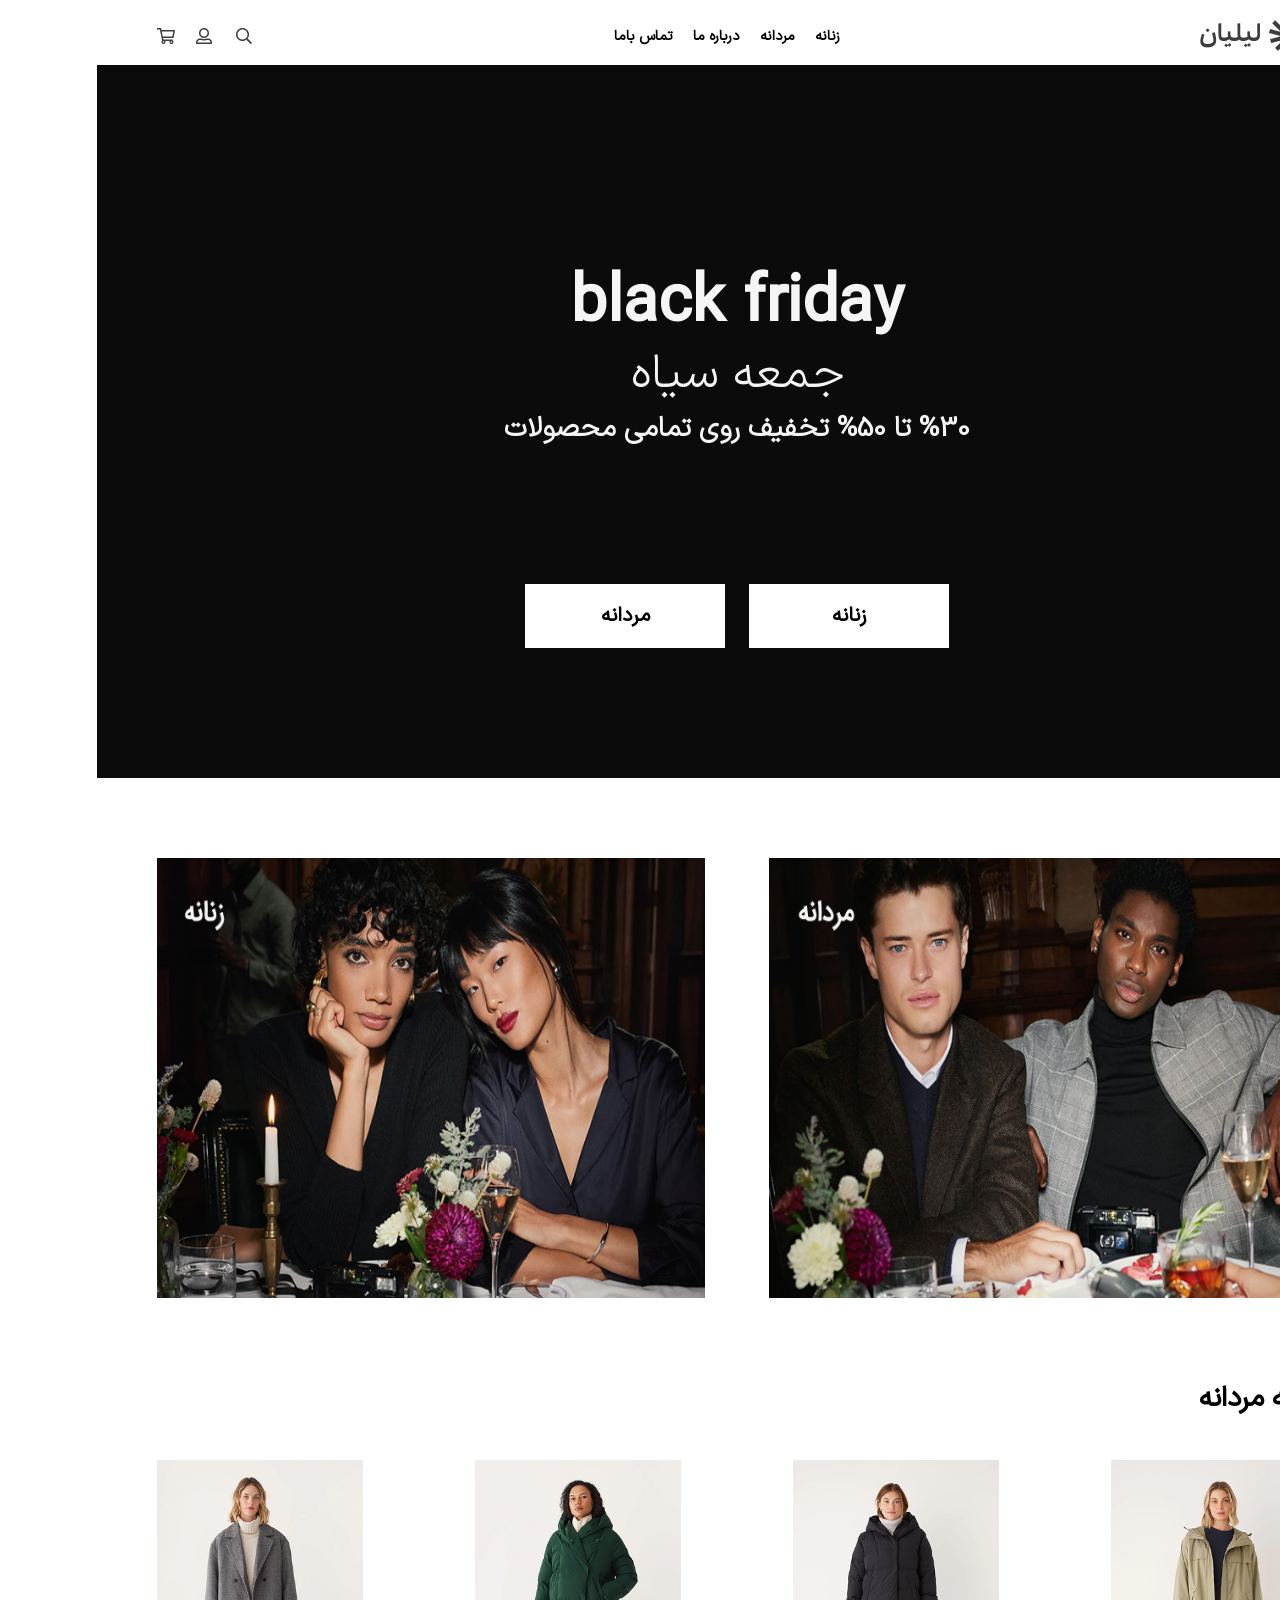
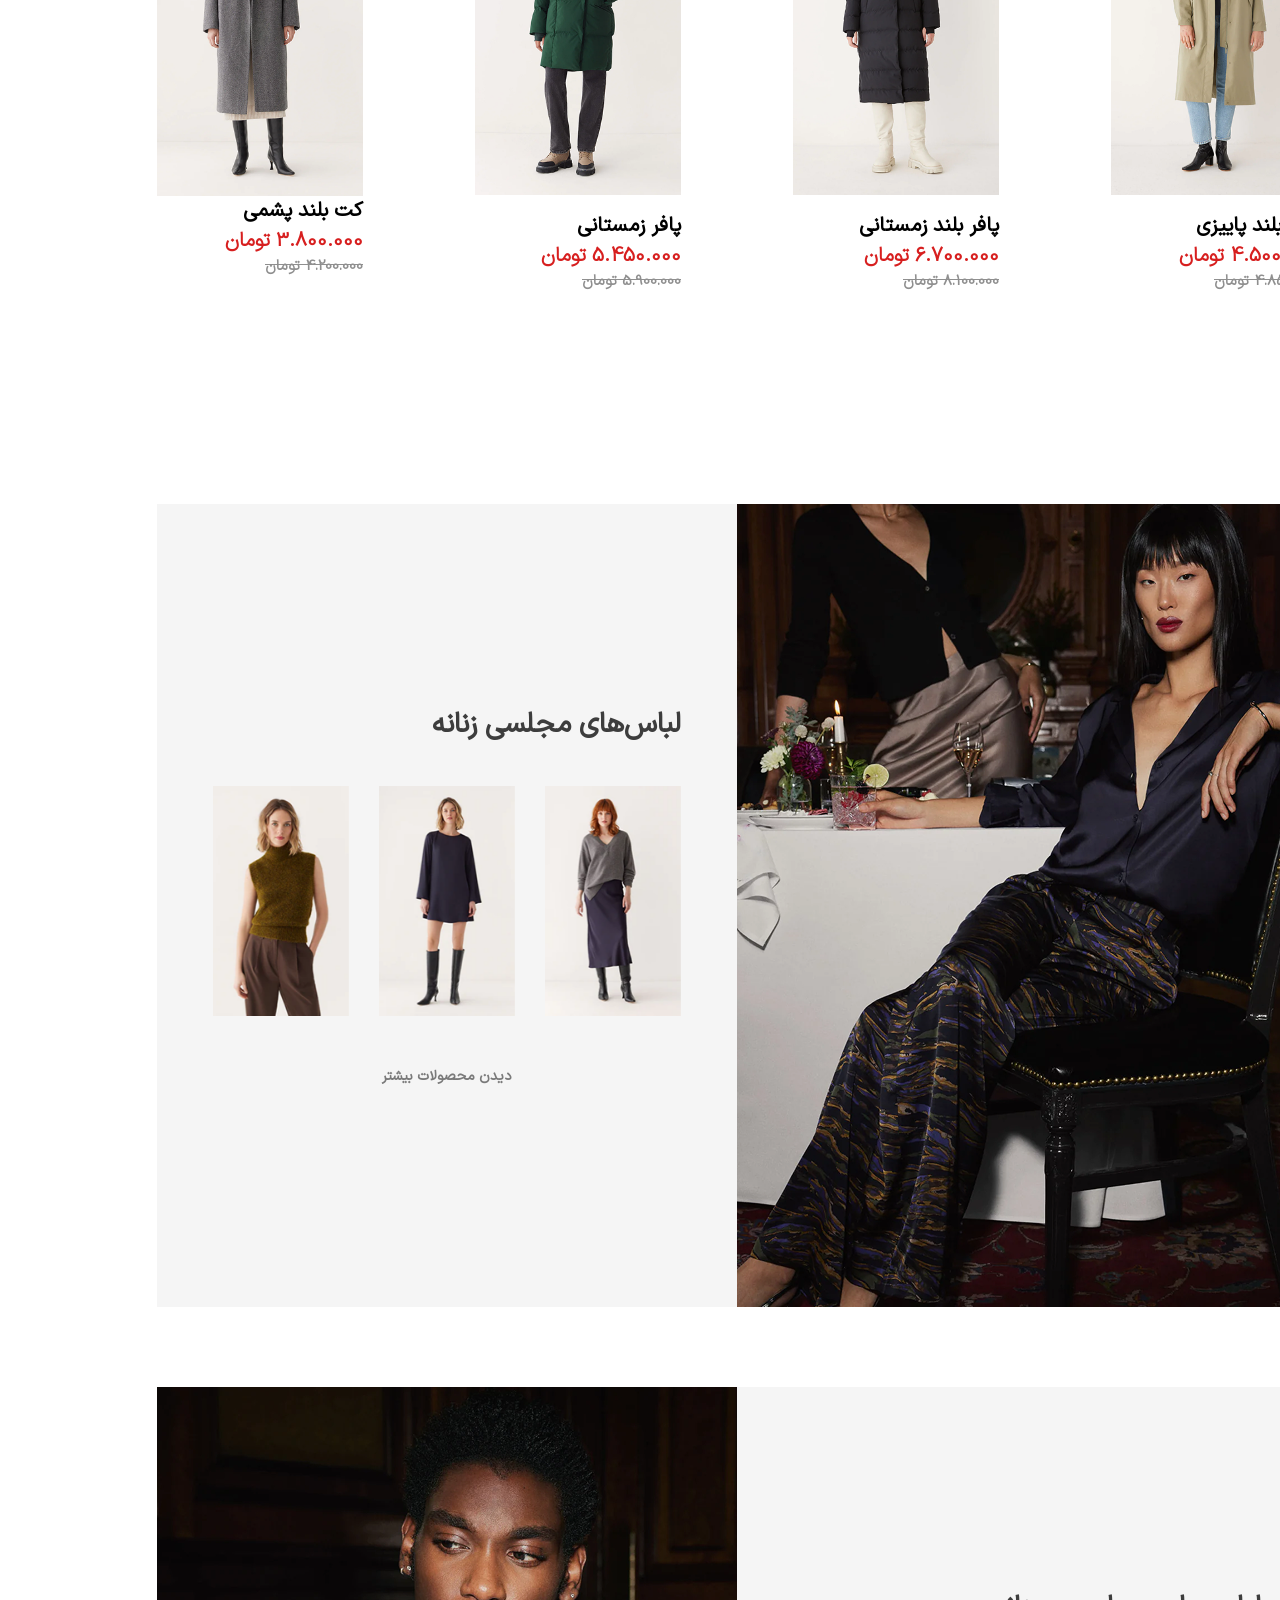
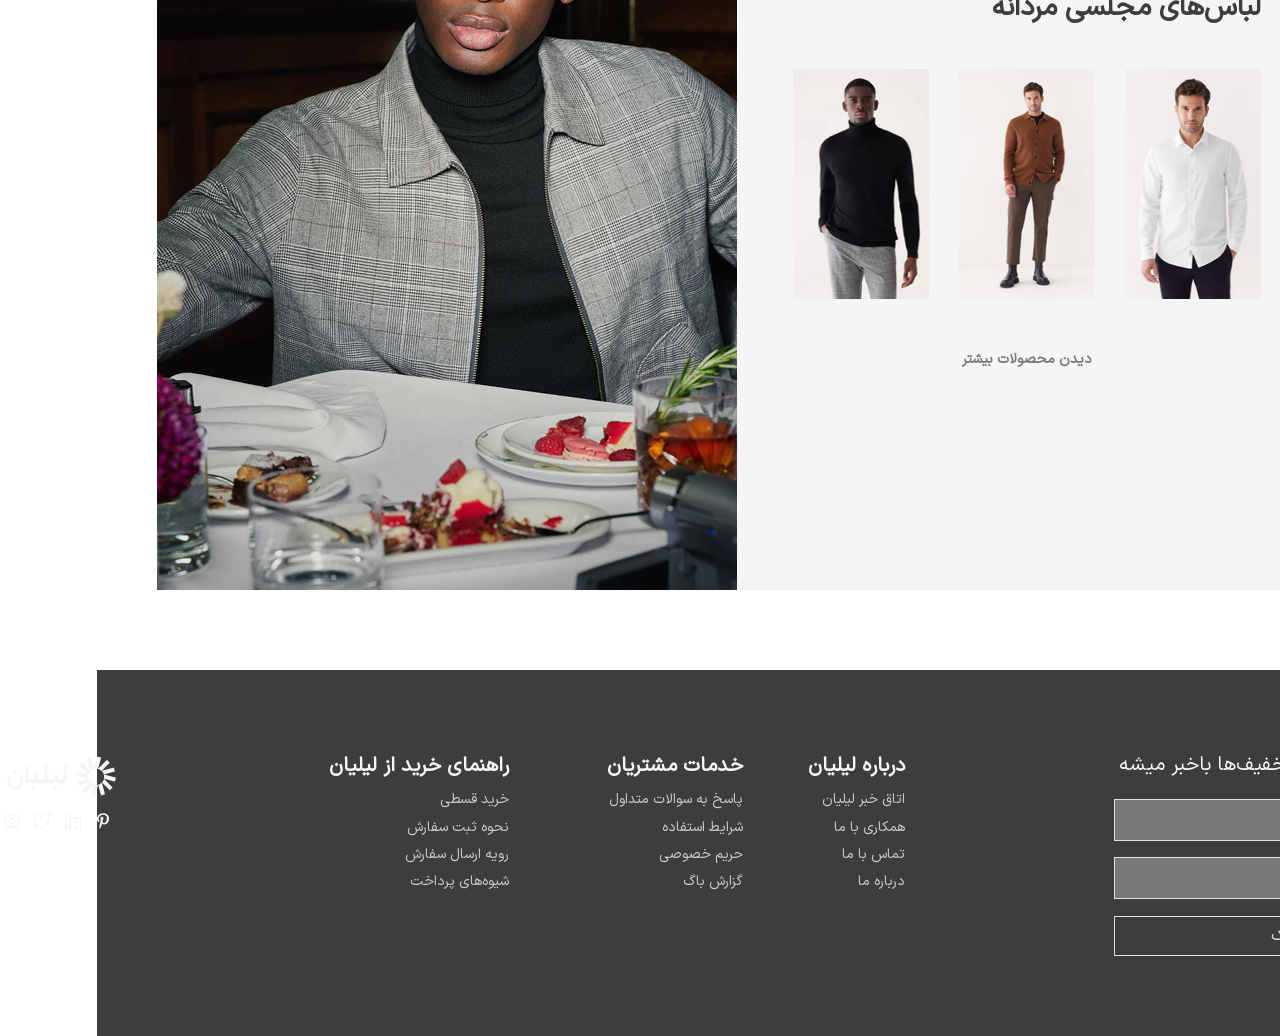
<file: index.html>
<!DOCTYPE html>
<html lang="en" dir="rtl">
  <head>
    <meta charset="UTF-8" />
    <meta name="viewport" content="width=device-width, initial-scale=1.0" />
    <title>Lilian Fashion Shop</title>
    <link rel="stylesheet" href="./src/css/output.css" />
    <link rel="stylesheet" href="./src/swiper/swiper-bundle.min.css" />
  </head>
  <body>
    <!-- #region wrapper -->
    <div class="w-full">
      <!-- #region menu -->
      <div
        class="desktop:max-w-400 desktop:mx-auto desktop:gap-y-0 desktop:px-15 desktop:h-16.25 flex flex-wrap desktop:flex-row desktop:justify-between desktop:mb-0 mobile:h-auto mobile:flex-row mobile:gap-y-5 mobile:relative mobile:mb-4 watch:h-auto watch:flex-col items-center watch:pt-1.5 watch:mb-2"
      >
        <div
          class="flex desktop:items-center justify-center desktop:w-fit mobile:w-fit mobile:pt-2 desktop:pb-3 mobile:pr-2 watch:w-fit watch:flex-col watch:flex-wrap"
        >
          <img src="./src/img/header/logo-text.png" alt="" />
        </div>
        <div
          class="flex desktop:flex-row desktop:items-center desktop:w-fit mobile:flex-row mobile:justify-center mobile:gap-x-5 watch:w-full watch:flex-col watch:items-center"
        >
          <div>
            <a
              class="font-sans text-[3D3D3D] mobile:font-bold text-[14px]"
              href="./woman.html"
              >زنانه</a
            >
          </div>
          <div>
            <a
              class="font-sans text-[3D3D3D] mobile:font-bold text-[14px]"
              href="#"
              >مردانه</a
            >
          </div>
          <div>
            <a
              class="font-sans text-[3D3D3D] mobile:font-bold text-[14px]"
              href="#"
              >درباره ما</a
            >
          </div>
          <div>
            <a
              class="font-sans text-[3D3D3D] mobile:font-bold text-[14px]"
              href="#"
            >
              تماس باما</a
            >
          </div>
        </div>
        <div
          class="flex flex-wrap flex-row items-center desktop:static mobile:gap-x-5 mobile:absolute mobile:left-4 mobile:top-5 watch:gap-x-8"
        >
          <div><img src="./src/img/header/Search.png" alt="" /></div>
          <div class="relative">
            <label for="user" class="cursor-pointer"
              ><img src="./src/img/header/user-alt.png" alt=""
            /></label>
            <input type="radio" name="user" id="user" />
            <input type="radio" name="user" id="close" />
            <div class="user relative p-4">
              <label
                class="block text-center desktop:w-10 desktop:h-10 desktop:leading-10 desktop:text-[30px] mobile:w-8 mobile:h-8 mobile:text-[30px] mobile:leading-8 watch:w-6 watch:h-6 watch:text-[20px] watch:leading-6 absolute"
                for="close"
                >&times;</label
              >

              <div class="w-full">
                <div>
                  <p
                    class="mobile:text-[20px] watch:text-[16px] mobile:text-[#525252] watch:text-[#E0E0E0] leading-8 font-sans text-center"
                  >
                    خوش آمدید
                  </p>
                </div>
                <div>
                  <div class="w-full h-10.5 mobile:pt-8 watch:pt-2">
                    <input
                      class="h-10.5 flex flex-row items-center pr-2.5 placeholder:text-[#A3A3A3] outline-none border border-[#E0E0E0] w-full"
                      placeholder="شماره همراه"
                      type="number"
                      name=""
                      id=""
                    />
                  </div>
                  <div class="w-full h-10.5 mobile:pt-12 watch:pt-4">
                    <input
                      class="h-10.5 flex flex-row items-center pr-2.5 placeholder:text-[#A3A3A3] outline-none border border-[#E0E0E0] w-full"
                      placeholder="کلمه عبور"
                      type="password"
                      name=""
                      id=""
                    />
                  </div>
                  <div class="mobile:pt-14 pb-6 watch:pt-6">
                    <a
                      href="#"
                      class="block text-[#B8B8B8] text-[14px] font-sans leading-6.5 underline mobile:text-start watch:text-center"
                      >کلمه عبور خود را فراموش کرده‌اید؟</a
                    >
                  </div>
                  <div class="w-full h-10">
                    <input
                      class="h-11.5 flex justify-center items-center bg-[#3D3D3D] text-[#F5F5F5] outline-none border border-[#E0E0E0] w-full"
                      type="submit"
                      value="ورود"
                    />
                  </div>
                  <div
                    class="flex flex-row justify-around items-center mobile:pt-8 watch:pt-3"
                  >
                    <span
                      class="desktop:w-58.75 mobile:w-30 watch:w-10 h-[0.5px] mobile:bg-[#7A7A7A] watch:bg-[#F5F5F5]"
                    ></span>
                    <p class="text-[#7A7A7A] text-[12px] font-sans leading-4.5">
                      ورود از طریق
                    </p>
                    <span
                      class="desktop:w-58.75 mobile:w-30 watch:w-10 h-[0.5px] mobile:bg-[#7A7A7A] watch:bg-[#F5F5F5]"
                    ></span>
                  </div>
                  <div
                    class="flex desktop:flex-row watch:flex-col justify-center items-center desktop:gap-y-0 gap-x-3 desktop:pt-8 watch:pt-3 watch:gap-y-2"
                  >
                    <div
                      class="flex flex-row justify-center items-center gap-x-2 desktop:w-67.5 watch:w-full h-10 border border-[#E0E0E0]"
                    >
                      <p
                        class="text-[#7A7A7A] text-[12px] leading-4.5 font-sans"
                      >
                        ورود با گوگل
                      </p>
                      <img src="./src/img/header/Google.png" alt="" />
                    </div>
                    <div
                      class="flex flex-row justify-center items-center gap-x-2 desktop:w-67.5 watch:w-full h-10 border border-[#E0E0E0]"
                    >
                      <p
                        class="text-[#7A7A7A] text-[12px] leading-4.5 font-sans"
                      >
                        ورود با ایمیل
                      </p>
                      <img src="./src/img/header/envelope.png" alt="" />
                    </div>
                  </div>
                </div>
              </div>
            </div>
          </div>
          <div><img src="./src/img/header/shopping-cart.png" alt="" /></div>
        </div>
      </div>
      <!-- #endregion menu -->
      <!-- #region black-friday -->
      <div
        class="w-full bg-[#0B0B0B] mobile:h-178.25 h-auto flex justify-center items-center flex-col"
      >
        <!-- part 1 -->
        <div
          class="flex flex-col gap-y-4 justify-center items-center mobile:mb-35.25 mt-20 mb-20"
        >
          <div class="">
            <h1
              class="font-sans mobile:text-[64px] font-bold text-[#F5F5F5] leading-15 text-[30px]"
            >
              black friday
            </h1>
          </div>
          <div class="">
            <h2
              class="font-sans-num mobile:text-[48px] text-[#F5F5F5] leading-12 text-[26px]"
            >
              جمعه سیاه
            </h2>
          </div>
          <div class="">
            <h2
              class="font-sans-num text-center desktop:text-[28px] font-bold text-[#F5F5F5] leading-7 mobile:text-[24px] text-[20px]"
            >
              %30 تا 50% تخفیف روی تمامی محصولات
            </h2>
          </div>
        </div>
        <!-- part 1 -->
        <!-- part 2 -->
        <div
          class="flex desktop:justify-center items-center desktop:flex-row watch:flex-col gap-x-6 gap-y-2 mobile:mb-0 mb-10"
        >
          <a
            class="inline-flex mobile:w-50 mobile:h-16 w-40 h-12 bg-white justify-center items-center font-sans font-bold text-[3D3D3D] text-[20px] leading-8"
            href="./woman.html"
            >زنانه</a
          >
          <a
            class="inline-flex mobile:w-50 mobile:h-16 w-40 h-12 bg-white justify-center items-center font-sans font-bold text-[3D3D3D] text-[20px] leading-8"
            href="#"
            >مردانه</a
          >
        </div>
        <!-- part 2 -->
      </div>
      <!-- #endregion black-friday -->
      <!-- #region organize-->
      <div
        class="max-w-400 desktop:py-20 desktop:px-15 mobile:py-10 mobile:px-5 watch:py-5 watch:px-2.5 mx-auto"
      >
        <div
          class="flex desktop:flex-row justify-center desktop:gap-x-16 gap-y-5 flex-col mx-auto mb-20"
        >
          <div>
            <a href="#"
              ><img
                class="w-176 h-110 shrink-0"
                src="./src/img/organize/men-organize.png"
                alt=""
            /></a>
          </div>
          <div>
            <a href="./woman.html"
              ><img
                class="w-176 h-110 shrink-0"
                src="./src/img/organize/women-organize.png
      "
                alt=""
            /></a>
          </div>
        </div>
        <!-- #region content-->
        <div class="max-w-400 mx-auto">
          <div>
            <h1 class="font-sans text-[28px] font-bold mb-10">زنانه مردانه</h1>
            <div
              class="flex desktop:flex-row desktop:justify-center desktop:gap-x-28 flex-col items-center mobile:pb-0 watch:pb-15 desktop:pb-20"
            >
              <div
                class="w-72 h-141 flex flex-col flex-wrap mobile:gap-y-4 watch:gap-y-2"
              >
                <div>
                  <img src="./src/img/content/picture-1.png" alt="" />
                </div>
                <div>
                  <h1
                    class="block font-sans text-[20px] font-bold mobile:mr-0 watch:mr-22"
                  >
                    کت بلند پاییزی
                  </h1>
                  <div
                    class="flex flex-wrap mobile:flex-row mobile:justify-between items-center watch:flex-col relative"
                  >
                    <h2
                      class="font-sans-num text-[#D71F1F] font-bold text-[20px]"
                    >
                      4.500.000 تومان
                    </h2>
                    <p
                      class="font-sans-num text-[#8F8F8F] font-bold text-[15px] line-through mobile:static watch:absolute watch:top-7 watch:right-24.5"
                    >
                      4.850.000 تومان
                    </p>
                  </div>
                </div>
              </div>

              <div
                class="w-72 h-141 flex flex-col flex-wrap mobile:gap-y-4 watch:gap-y-2"
              >
                <div>
                  <img src="./src/img/content/picture-2.png" alt="" />
                </div>
                <div>
                  <h1
                    class="block font-sans text-[20px] font-bold mobile:mr-0 watch:mr-22"
                  >
                    پافر بلند زمستانی
                  </h1>
                  <div
                    class="flex flex-wrap mobile:flex-row mobile:justify-between items-center watch:flex-col relative"
                  >
                    <h2
                      class="font-sans-num text-[#D71F1F] font-bold text-[20px]"
                    >
                      6.700.000 تومان
                    </h2>
                    <p
                      class="font-sans-num text-[#8F8F8F] font-bold text-[15px] line-through mobile:static watch:absolute watch:top-7 watch:right-24.5"
                    >
                      8.100.000 تومان
                    </p>
                  </div>
                </div>
              </div>

              <div
                class="w-72 h-141 flex flex-col flex-wrap mobile:gap-y-4 watch:gap-y-2"
              >
                <div>
                  <img src="./src/img/content/picture-3.png" alt="" />
                </div>
                <div>
                  <h1
                    class="block font-sans text-[20px] font-bold mobile:mr-0 watch:mr-22"
                  >
                    پافر زمستانی
                  </h1>
                  <div
                    class="flex flex-wrap mobile:flex-row mobile:justify-between items-center watch:flex-col relative"
                  >
                    <h2
                      class="font-sans-num text-[#D71F1F] font-bold text-[20px]"
                    >
                      5.450.000 تومان
                    </h2>
                    <p
                      class="font-sans-num text-[#8F8F8F] font-bold text-[15px] line-through mobile:static watch:absolute watch:top-7 watch:right-24.5"
                    >
                      5.900.000 تومان
                    </p>
                  </div>
                </div>
              </div>

              <div
                class="w-72 h-141 flex flex-col flex-wrap mobile:gap-y-4 watch:gap-y-2"
              ><a href="./product.html">
                
                <div>
                  <img src="./src/img/content/picture-4.png" alt="" />
                </div>
                <div>
                  <h1
                    class="block font-sans text-[20px] font-bold mobile:mr-0 watch:mr-22"
                  >
                    کت بلند پشمی
                  </h1>
                  <div
                    class="flex flex-wrap mobile:flex-row mobile:justify-between items-center watch:flex-col relative"
                  >
                    <h2
                      class="font-sans-num text-[#D71F1F] font-bold text-[20px]"
                    >
                      3.800.000 تومان
                    </h2>
                    <p
                      class="font-sans-num text-[#8F8F8F] font-bold text-[15px] line-through mobile:static watch:absolute watch:top-7 watch:right-24.5"
                    >
                      4.200.000 تومان
                    </p>
                  </div>
                </div>
              </a>
              </div>
            </div>
          </div>
        </div>
        <!-- #endregion content-->
        <!-- #region content2-->
        <div class="max-w-400 mx-auto">
          <div
            class="flex desktop:flex-row desktop:h-200.75 flex-col desktop:mb-20"
          >
            <div class="desktop:w-1/2 w-full">
              <img
                class="desktop:h-200.75 w-full object-cover"
                src="./src/img/content2/picture.png"
                alt=""
              />
            </div>
            <div
              class="desktop:w-1/2 desktop:px-14 desktop:py-40 flex flex-col desktop:justify-center w-full bg-[#F5F5F5] desktop:mb-0 mobile:mb-10 mb-5"
            >
              <h1
                class="font-sans text-[28px] font-bold text-[#3D3D3D] leading-10.5 desktop:mb-10 desktop:text-start text-center mobile:my-10 watch:my-5"
              >
                لباس‌های مجلسی زنانه
              </h1>
              <div class="carousel w-full h-80">
                <!-- Swiper -->
                <div class="swiper mySwiper mx-auto">
                  <div class="swiper-wrapper">
                    <div class="swiper-slide">
                      <img src="./src/img/content2/card1.png" alt="" />
                    </div>
                    <div class="swiper-slide">
                      <img src="./src/img/content2/card2.png" alt="" />
                    </div>
                    <div class="swiper-slide">
                      <img src="./src/img/content2/card3.png" alt="" />
                    </div>
                    <div class="swiper-slide">
                      <img src="./src/img/content2/card1.png" alt="" />
                    </div>
                    <div class="swiper-slide">
                      <img src="./src/img/content2/card2.png" alt="" />
                    </div>
                    <div class="swiper-slide">
                      <img src="./src/img/content2/card3.png" alt="" />
                    </div>
                  </div>
                </div>
              </div>
              <a href="#"
                ><p
                  class="mt-12.5 font-sans text-[#7A7A7A] font-bold text-[14px] text-center mobile:pb-15 pb-10"
                >
                  دیدن محصولات بیشتر
                </p></a
              >
            </div>
          </div>
        </div>
        <!-- #endregion content2 -->
        <!-- #region content3-->
        <div class="max-w-400 mx-auto">
          <div class="flex desktop:flex-row desktop:h-200.75 flex-col">
            <div
              class="desktop:w-1/2 desktop:px-14 desktop:py-40 flex flex-col desktop:justify-center w-full bg-[#F5F5F5]"
            >
              <h1
                class="font-sans text-[28px] font-bold text-[#3D3D3D] leading-10.5 desktop:mb-10 desktop:text-start text-center mobile:my-10 watch:my-5"
              >
                لباس‌های مجلسی مردانه
              </h1>
              <div class="carousel w-full h-80">
                <!-- Swiper -->
                <div class="swiper mySwiper">
                  <div class="swiper-wrapper">
                    <div class="swiper-slide">
                      <img src="./src/img/content3/card1.png" alt="" />
                    </div>
                    <div class="swiper-slide">
                      <img src="./src/img/content3/card2.png" alt="" />
                    </div>
                    <div class="swiper-slide">
                      <img src="./src/img/content3/card3.png" alt="" />
                    </div>
                    <div class="swiper-slide">
                      <img src="./src/img/content3/card1.png" alt="" />
                    </div>
                    <div class="swiper-slide">
                      <img src="./src/img/content3/card2.png" alt="" />
                    </div>
                    <div class="swiper-slide">
                      <img src="./src/img/content3/card3.png" alt="" />
                    </div>
                  </div>
                </div>
              </div>
              <a href="#">
                <p
                  class="mt-12.5 font-sans text-[#7A7A7A] font-bold text-[14px] text-center mobile:pb-15 pb-10"
                >
                  دیدن محصولات بیشتر
                </p>
              </a>
            </div>
            <div class="desktop:w-1/2 w-full">
              <img
                class="desktop:h-200.75 w-full object-cover"
                src="./src/img/content3/picture.png"
                alt=""
              />
            </div>
          </div>
        </div>
        <!-- #endregion content3 -->
      </div>
      <!-- #endregion organize -->
      <!-- #region footer-->
      <div
        class="w-full desktop:h-91.5 mobile:h-auto bg-[#3D3D3D] flex desktop:flex-row justify-center desktop:py-20 desktop:px-19 flex-col"
      >
        <div
          class="max-w-500 flex desktop:flex-row desktop:justify-between desktop:gap-44 desktop:items-stretch flex-col items-center mobile:relative"
        >
          <!-- footer first -->
          <div
            class="mobile:w-90 h-auto flex flex-col justify-between desktop:gap-0 mobile:gap-y-10"
          >
            <div class="w-full h-8">
              <h1
                class="font-sans text-[#F5F5F5] mobile:text-[20px] desktop:pt-0 mobile:pt-2 watch:pt-2 watch:text-[12px]"
              >
                اولین کسی باش که از تخفیف‌ها باخبر میشه
              </h1>
            </div>
            <div class="w-full h-10.5">
              <input
                class="h-10.5 flex flex-row items-center pr-2.5 placeholder:text-[#E0E0E0] outline-none border bg-[#7A7A7A] border-[#E0E0E0] w-full"
                placeholder="ایمیل"
                type="text"
                name=""
                id=""
              />
            </div>
            <div class="w-full h-10.5">
              <input
                class="h-10.5 flex flex-row items-center pr-2.5 placeholder:text-[#E0E0E0] outline-none border bg-[#7A7A7A] border-[#E0E0E0] w-full"
                placeholder="نام شما"
                type="email"
                name=""
                id=""
              />
            </div>
            <div class="w-full h-10">
              <input
                class="h-10 flex justify-center items-center text-[#E0E0E0] outline-none border border-[#E0E0E0] w-full"
                type="submit"
                value="اشتراک"
              />
            </div>
          </div>
          <!-- footer first -->
          <!-- footer second -->
          <div
            class="desktop:w-160.5 flex mobile:flex-row flex-wrap justify-around desktop:mt-0 mobile:my-15"
          >
            <div class="flex flex-col desktop:w-fit mobile:w-1/3">
              <div class="h-1/4">
                <p
                  class="mobile:w-fit text-[20px] text-[#F5F5F5] font-sans font-bold leading-8 watch:w-full"
                >
                  درباره لیلیان
                </p>
              </div>
              <div class="flex flex-col h-3/4 justify-around">
                <p
                  class="mobile:w-fit text-[14px] text-[#CCCCCC] font-sans leading-5.5 mobile:text-start watch:w-full watch:text-center"
                >
                  اتاق خبر لیلیان
                </p>
                <p
                  class="mobile:w-fit text-[14px] text-[#CCCCCC] font-sans leading-5.5 mobile:text-start watch:w-full watch:text-center"
                >
                  همکاری با ما
                </p>
                <p
                  class="mobile:w-fit text-[14px] text-[#CCCCCC] font-sans leading-5.5 mobile:text-start watch:w-full watch:text-center"
                >
                  تماس با ما
                </p>
                <p
                  class="mobile:w-fit text-[14px] text-[#CCCCCC] font-sans leading-5.5 mobile:text-start watch:w-full watch:text-center"
                >
                  درباره ما
                </p>
              </div>
            </div>
            <div>
              <div class="h-1/4">
                <p
                  class="mobile:w-fit text-[20px] text-[#F5F5F5] font-sans font-bold leading-8 watch:w-full"
                >
                  خدمات مشتریان
                </p>
              </div>
              <div class="flex flex-col h-3/4 justify-around">
                <p
                  class="mobile:w-fit text-[14px] text-[#CCCCCC] font-sans leading-5.5 mobile:text-start watch:w-full watch:text-center"
                >
                  پاسخ به سوالات متداول
                </p>
                <p
                  class="mobile:w-fit text-[14px] text-[#CCCCCC] font-sans leading-5.5 mobile:text-start watch:w-full watch:text-center"
                >
                  شرایط استفاده
                </p>
                <p
                  class="mobile:w-fit text-[14px] text-[#CCCCCC] font-sans leading-5.5 mobile:text-start watch:w-full watch:text-center"
                >
                  حریم خصوصی
                </p>
                <p
                  class="mobile:w-fit text-[14px] text-[#CCCCCC] font-sans leading-5.5 mobile:text-start watch:w-full watch:text-center"
                >
                  گزارش باگ
                </p>
              </div>
            </div>
            <div class="flex flex-col desktop:w-fit mobile:w-full mobile:pr-8">
              <div class="h-1/4">
                <p
                  class="mobile:w-fit text-[20px] text-[#F5F5F5] font-sans font-bold leading-8 watch:w-full"
                >
                  راهنمای خرید از لیلیان
                </p>
              </div>
              <div class="flex flex-col h-3/4 justify-around">
                <p
                  class="mobile:w-fit text-[14px] text-[#CCCCCC] font-sans leading-5.5 mobile:text-start watch:w-full watch:text-center"
                >
                  خرید قسطی
                </p>
                <p
                  class="mobile:w-fit text-[14px] text-[#CCCCCC] font-sans leading-5.5 mobile:text-start watch:w-full watch:text-center"
                >
                  نحوه ثبت سفارش
                </p>
                <p
                  class="mobile:w-fit text-[14px] text-[#CCCCCC] font-sans leading-5.5 mobile:text-start watch:w-full watch:text-center"
                >
                  رویه ارسال سفارش
                </p>
                <p
                  class="mobile:w-fit text-[14px] text-[#CCCCCC] font-sans leading-5.5 mobile:text-start watch:w-full watch:text-center"
                >
                  شیوه‌های پرداخت
                </p>
              </div>
            </div>
          </div>
          <!-- footer second -->
          <!-- footer thrid -->
          <div
            class="w-30 h-22.25 flex flex-col justify-around items-center desktop:static mobile:absolute mobile:bottom-20 mobile:left-11"
          >
            <div class="w-fit">
              <img src="./src/img/footer/Logo.png" alt="" />
            </div>
            <div class="w-full flex flex-row justify-around items-center">
              <img src="./src/img/footer/pinterest p.png" alt="" />
              <img src="./src/img/footer/Linkedin In.png" alt="" />
              <img src="./src/img/footer/twitter.png" alt="" />
              <img src="./src/img/footer/Instagram.png" alt="" />
            </div>
          </div>
          <!-- footer thrid -->
        </div>
      </div>
      <!-- #endregion footrt-->
    </div>
    <!-- #endregion wrapper-->
    <script src="./src/swiper/swiper-bundle.min.js"></script>
    <script>
      var swiper = new Swiper(".mySwiper", {
        slidesPerView: 3,
        spaceBetween: 30,
        pagination: {
          el: ".swiper-pagination",
          clickable: true,
        },
        autoplay: {
          delay: 2500,
          disableOnInteraction: false,
        },
        breakpoints: {
          162: {
            slidesPerView: 1,
          },
          320: {
            slidesPerView: 2,
            spaceBetween: 20,
          },
          1000: {
            slidesPerView: 3,
            spaceBetween: 30,
          },
        },
      });
    </script>
  </body>
</html>
</file>
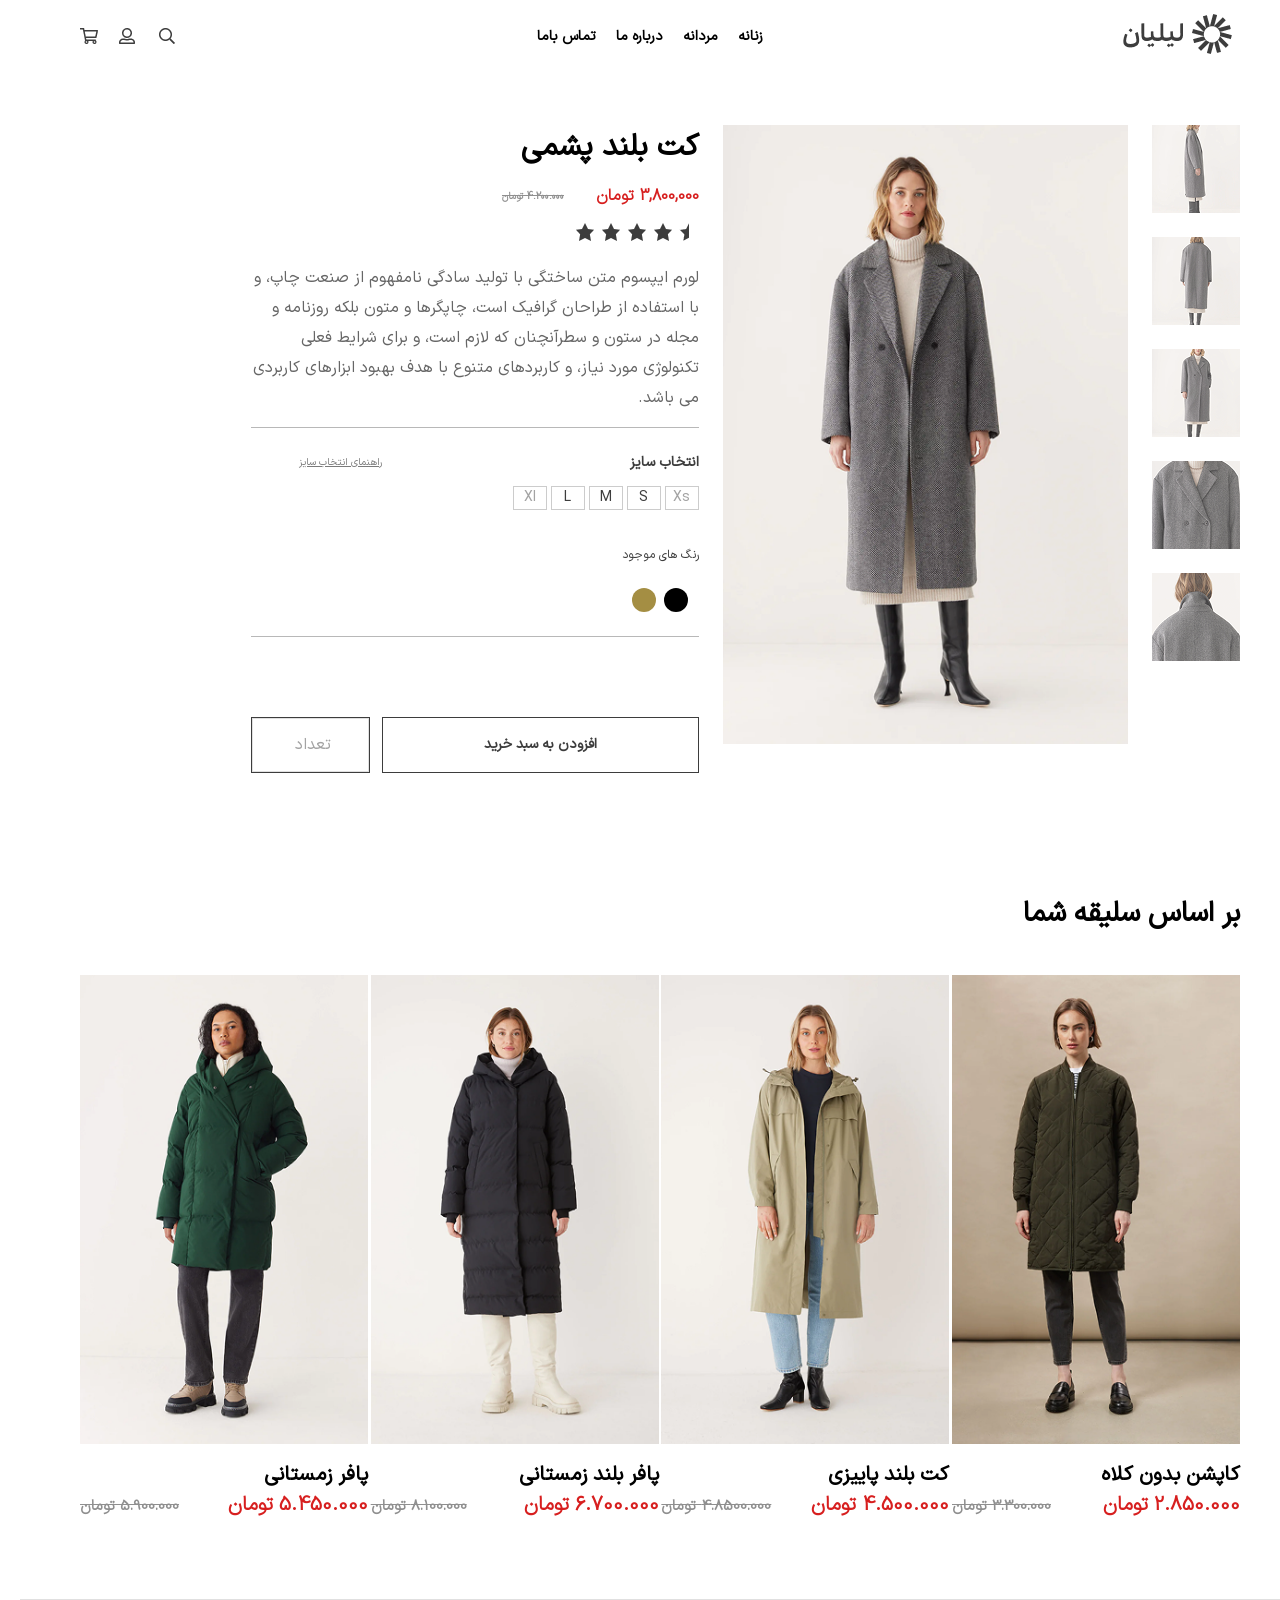
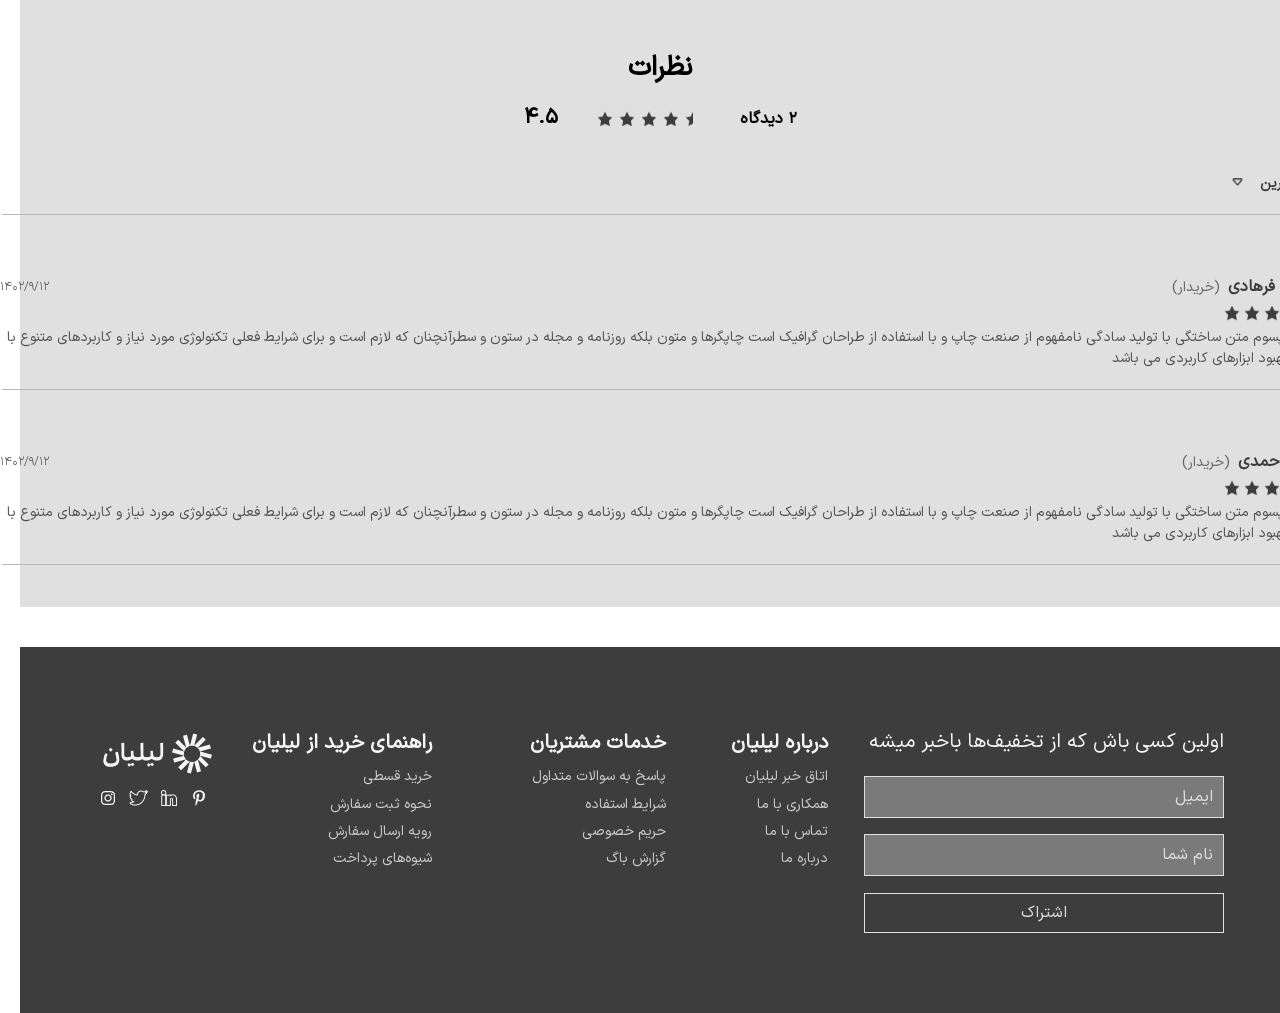
<file: product.html>
<!DOCTYPE html>
<html lang="en" dir="rtl">
  <head>
    <meta charset="UTF-8" />
    <meta name="viewport" content="width=device-width, initial-scale=1.0" />
    <title>Document</title>
    <link rel="stylesheet" href="./src/css/output.css" />
  </head>
  <body>
    <!-- #region wrapper-->
    <div class="w-full">
      <!-- #region menu-->
      <div
        class="desktop:max-w-430 desktop:mx-auto desktop:gap-y-0 desktop:px-15 desktop:h-16.25 flex flex-wrap desktop:flex-row desktop:justify-between desktop:mb-0 mobile:h-auto mobile:flex-row mobile:gap-y-5 mobile:relative mobile:mb-4 watch:h-auto watch:flex-col items-center watch:pt-1.5 watch:mb-2"
      >
        <div
          class="flex desktop:items-center justify-center desktop:w-fit mobile:w-fit mobile:pt-2 desktop:pb-3 mobile:pr-2 watch:w-fit watch:flex-col watch:flex-wrap"
        >
          <img src="./src/img/header/logo-text.png" alt="" />
        </div>
        <div
          class="flex desktop:flex-row desktop:items-center desktop:w-fit mobile:flex-row mobile:justify-center mobile:gap-x-5 watch:w-full watch:flex-col watch:items-center"
        >
          <div>
            <a
              class="font-sans text-[3D3D3D] mobile:font-bold text-[14px]"
              href="./woman.html"
              >زنانه</a
            >
          </div>
          <div>
            <a
              class="font-sans text-[3D3D3D] mobile:font-bold text-[14px]"
              href="#"
              >مردانه</a
            >
          </div>
          <div>
            <a
              class="font-sans text-[3D3D3D] mobile:font-bold text-[14px]"
              href="#"
              >درباره ما</a
            >
          </div>
          <div>
            <a
              class="font-sans text-[3D3D3D] mobile:font-bold text-[14px]"
              href="#"
            >
              تماس باما</a
            >
          </div>
        </div>
        <div
          class="flex flex-wrap flex-row items-center desktop:static mobile:gap-x-5 mobile:absolute mobile:left-4 mobile:top-5 watch:gap-x-8"
        >
          <div><img src="./src/img/header/Search.png" alt="" /></div>
          <div class="relative">
            <label for="user" class="cursor-pointer"
              ><img src="./src/img/header/user-alt.png" alt=""
            /></label>
            <input type="radio" name="user" id="user" />
            <input type="radio" name="user" id="close" />
            <div class="user relative p-4">
              <label
                class="block text-center desktop:w-10 desktop:h-10 desktop:leading-10 desktop:text-[30px] mobile:w-8 mobile:h-8 mobile:text-[30px] mobile:leading-8 watch:w-6 watch:h-6 watch:text-[20px] watch:leading-6 absolute"
                for="close"
                >&times;</label
              >

              <div class="w-full">
                <div>
                  <p
                    class="mobile:text-[20px] watch:text-[16px] mobile:text-[#525252] watch:text-[#E0E0E0] leading-8 font-sans text-center"
                  >
                    خوش آمدید
                  </p>
                </div>
                <div>
                  <div class="w-full h-10.5 mobile:pt-8 watch:pt-2">
                    <input
                      class="h-10.5 flex flex-row items-center pr-2.5 placeholder:text-[#A3A3A3] outline-none border border-[#E0E0E0] w-full"
                      placeholder="شماره همراه"
                      type="number"
                      name=""
                      id=""
                    />
                  </div>
                  <div class="w-full h-10.5 mobile:pt-12 watch:pt-4">
                    <input
                      class="h-10.5 flex flex-row items-center pr-2.5 placeholder:text-[#A3A3A3] outline-none border border-[#E0E0E0] w-full"
                      placeholder="کلمه عبور"
                      type="password"
                      name=""
                      id=""
                    />
                  </div>
                  <div class="mobile:pt-14 pb-6 watch:pt-6">
                    <a
                      href="#"
                      class="block text-[#B8B8B8] text-[14px] font-sans leading-6.5 underline mobile:text-start watch:text-center"
                      >کلمه عبور خود را فراموش کرده‌اید؟</a
                    >
                  </div>
                  <div class="w-full h-10">
                    <input
                      class="h-11.5 flex justify-center items-center bg-[#3D3D3D] text-[#F5F5F5] outline-none border border-[#E0E0E0] w-full"
                      type="submit"
                      value="ورود"
                    />
                  </div>
                  <div
                    class="flex flex-row justify-around items-center mobile:pt-8 watch:pt-3"
                  >
                    <span
                      class="desktop:w-58.75 mobile:w-30 watch:w-10 h-[0.5px] mobile:bg-[#7A7A7A] watch:bg-[#F5F5F5]"
                    ></span>
                    <p class="text-[#7A7A7A] text-[12px] font-sans leading-4.5">
                      ورود از طریق
                    </p>
                    <span
                      class="desktop:w-58.75 mobile:w-30 watch:w-10 h-[0.5px] mobile:bg-[#7A7A7A] watch:bg-[#F5F5F5]"
                    ></span>
                  </div>
                  <div
                    class="flex desktop:flex-row watch:flex-col justify-center items-center desktop:gap-y-0 gap-x-3 desktop:pt-8 watch:pt-3 watch:gap-y-2"
                  >
                    <div
                      class="flex flex-row justify-center items-center gap-x-2 desktop:w-67.5 watch:w-full h-10 border border-[#E0E0E0]"
                    >
                      <p
                        class="text-[#7A7A7A] text-[12px] leading-4.5 font-sans"
                      >
                        ورود با گوگل
                      </p>
                      <img src="./src/img/header/Google.png" alt="" />
                    </div>
                    <div
                      class="flex flex-row justify-center items-center gap-x-2 desktop:w-67.5 watch:w-full h-10 border border-[#E0E0E0]"
                    >
                      <p
                        class="text-[#7A7A7A] text-[12px] leading-4.5 font-sans"
                      >
                        ورود با ایمیل
                      </p>
                      <img src="./src/img/header/envelope.png" alt="" />
                    </div>
                  </div>
                </div>
              </div>
            </div>
          </div>
          <div><img src="./src/img/header/shopping-cart.png" alt="" /></div>
        </div>
      </div>
      <!-- #endregion menu-->
      <!-- #region product-->
      <div
        class="max-w-400 mx-auto h-auto mobile:px-4 desktop:px-15 watch:px-1 flex desktop:flex-row flex-col desktop:justify-start desktop:items-start mobile:justify-center mobile:items-center gap-6 pt-8 desktop:py-15"
      >
        <div
          class="w-full flex watch:flex-wrap desktop:flex-col flex-row mobile:justify-center desktop:w-22 desktop:h-134 gap-0.5 mobile:gap-3 desktop:gap-6 watch:gap-3 watch:justify-center"
        >
          <div
            class="w-10 h-10 mobile:w-14 mobile:h-14 desktop:w-22 desktop:h-22"
          >
            <img
              class="w-full h-full"
              src="./src/img/product/pic01.png"
              alt=""
            />
          </div>
          <div
            class="w-10 h-10 mobile:w-14 mobile:h-14 desktop:w-22 desktop:h-22"
          >
            <img
              class="w-full h-full"
              src="./src/img/product/pic02.png"
              alt=""
            />
          </div>
          <div
            class="w-10 h-10 mobile:w-14 mobile:h-14 desktop:w-22 desktop:h-22"
          >
            <img
              class="w-full h-full"
              src="./src/img/product/pic03.png"
              alt=""
            />
          </div>
          <div
            class="w-10 h-10 mobile:w-14 mobile:h-14 desktop:w-22 desktop:h-22"
          >
            <img
              class="w-full h-full"
              src="./src/img/product/pic04.png"
              alt=""
            />
          </div>
          <div
            class="w-10 h-10 mobile:w-14 mobile:h-14 desktop:w-22 desktop:h-22"
          >
            <img
              class="w-full h-full"
              src="./src/img/product/pic05.png"
              alt=""
            />
          </div>
        </div>
        <div class="desktop:w-106 desktop:h-162 h-auto mobile:w-80">
          <img src="./src/img/product/big-pic.png" alt="" />
        </div>
        <div
          class="desktop:w-162 desktop:h-162 mobile:h-175 flex flex-col mobile:w-full desktop:items-start mobile:items-center desktop:justify-start"
        >
          <div
            class="flex flex-col desktop:justify-start desktop:items-start mobile:justify-center mobile:items-center desktop:mb-0 mobile:mb-4"
          >
            <div
              class="flex flex-col mobile:w-63.5 desktop:h-34.5 mobile:h-30 mobile:gap-3.5 desktop:justify-start desktop:items-start mobile:justify-start mobile:items-center"
            >
              <h1
                class="block font-sans mobile:text-[30px] watch:text-[20px] font-bold mobile:mr-0 desktop:text-start watch:text-center"
              >
                کت بلند پشمی
              </h1>
              <div
                class="flex flex-wrap mobile:w-63.5 desktop:justify-start gap-8 mobile:flex-row mobile:justify-between items-center watch:flex-col relative"
              >
                <h2 class="font-sans-num text-[#D71F1F] font-bold text-[16px]">
                  3,800,000 تومان
                </h2>
                <p
                  class="font-sans-num text-[#8F8F8F] font-bold text-[10px] line-through mobile:static watch:absolute watch:top-8 watch:right-10.5"
                >
                  4.200.000 تومان
                </p>
              </div>
              <div
                class="flex flex-row gap-1.5 mobile:m-0 watch:mt-9 mobile:justify-center watch:justify-center"
              >
                <img src="./src/img/product/carbon_star-half.png" alt="" />
                <img src="./src/img/product/dashicons_star-filled.png" alt="" />
                <img src="./src/img/product/dashicons_star-filled.png" alt="" />
                <img src="./src/img/product/dashicons_star-filled.png" alt="" />
                <img src="./src/img/product/dashicons_star-filled.png" alt="" />
              </div>
            </div>
            <div
              class="desktop:w-112 mobile:h-35 watch:h-85 mobile:w-90 desktop:px-0 mobile:px-5 watch:px-3 mobile:mt-0 watch:mt-3"
            >
              <p
                class="mobile:text-[16px] watch:text-[12px] leading-7.5 font-sans text-[#666666] desktop:text-start"
              >
                لورم ایپسوم متن ساختگی با تولید سادگی نامفهوم از صنعت چاپ، و با
                استفاده از طراحان گرافیک است، چاپگرها و متون بلکه روزنامه و مجله
                در ستون و سطرآنچنان که لازم است، و برای شرایط فعلی تکنولوژی مورد
                نیاز، و کاربردهای متنوع با هدف بهبود ابزارهای کاربردی می باشد.
              </p>
            </div>
          </div>
          <span
            class="desktop:w-112 mobile:w-90 watch:w-36 h-[1px] bg-[#B8B8B8] desktop:my-6 mobile:mt-11 mobile:mb-0 mobile:mr-0 watch:mb-5 watch:mr-1"
          ></span>
          <div
            class="flex flex-col desktop:items-start mobile:items-center desktop:w-112 mobile:w-90"
          >
            <div
              class="flex mobile:flex-row watch:flex-col watch:gap-3 desktop:w-100 w-full desktop:justify-between mobile:justify-around watch:items-center desktop:pt-0 mobile:pt-6"
            >
              <p
                class="font-bold font-sans text-[#3D3D3D] mobile:text-[14px] leading-5.5"
              >
                انتخاب سایز
              </p>
              <a
                href="#"
                class="text-[10px] text-[#7A7A7A] font-sans leading-4.5 underline"
                >راهنمای انتخاب سایز</a
              >
            </div>
            <div
              class="flex flex-row watch:flex-wrap watch:justify-center mobile:gap-1 watch:gap-3 py-3"
            >
              <label class="cursor-pointer">
                <input type="radio" name="size" class="peer sizebox" />
                <p
                  class="flex items-center justify-center w-6 h-6 px-4 py-2 bg-white border-[0.5px] border-[#CCCCCC] text-sm text-[#A3A3A3] peer-checked:bg-stone-900 peer-checked:text-white peer-checked:border-stone-900"
                >
                  Xs
                </p>
              </label>
              <label class="cursor-pointer">
                <input type="radio" name="size" class="peer sizebox" />
                <p
                  class="flex items-center justify-center w-6 h-6 px-4 py-2 bg-white border-[0.5px] border-[#CCCCCC] text-sm text-[#3D3D3D] peer-checked:bg-stone-900 peer-checked:text-white peer-checked:border-stone-900"
                >
                  S
                </p>
              </label>
              <label class="cursor-pointer">
                <input type="radio" name="size" class="peer sizebox" />
                <p
                  class="flex items-center justify-center w-6 h-6 px-4 py-2 bg-white border-[0.5px] border-[#CCCCCC] text-sm text-[#3D3D3D] peer-checked:bg-stone-900 peer-checked:text-white peer-checked:border-stone-900"
                >
                  M
                </p> </label
              ><label class="cursor-pointer">
                <input type="radio" name="size" class="peer sizebox" />
                <p
                  class="flex items-center justify-center w-6 h-6 px-4 py-2 bg-white border-[0.5px] border-[#CCCCCC] text-sm text-[#3D3D3D] peer-checked:bg-stone-900 peer-checked:text-white peer-checked:border-stone-900"
                >
                  L
                </p>
              </label>
              <label class="cursor-pointer">
                <input type="radio" name="size" class="peer sizebox" />
                <p
                  class="flex items-center justify-center w-6 h-6 px-4 py-2 bg-white border-[0.5px] border-[#CCCCCC] text-sm text-[#A3A3A3] peer-checked:bg-stone-900 peer-checked:text-white peer-checked:border-stone-900"
                >
                  Xl
                </p>
              </label>
            </div>
            <div
              class="flex flex-col mobile:justify-center watch:items-center mobile:mb-0 watch:mb-5"
            >
              <p class="font-sans text-[#3D3D3D] text-[12px] leading-4.5 py-6">
                رنگ های موجود
              </p>
              <div
                class="flex flex-row desktop:justify-start mobile:justify-center gap-2"
              >
                <label
                  class="w-6 h-6 rounded-full bg-[#000000] ring-2 ring-offset-2 ring-transparent hover:ring-stone-300 cursor-pointer block"
                ></label>
                <label
                  class="w-6 h-6 rounded-full bg-[#A48E43] ring-2 ring-offset-2 ring-transparent hover:ring-stone-300 cursor-pointer block"
                ></label>
              </div>
            </div>
          </div>
          <span
            class="desktop:w-112 mobile:w-90 watch:w-36 h-[1px] bg-[#B8B8B8] desktop:mb-20 desktop:my-6 mobile:my-6.5 mobile:mr-0 watch:mb-5 watch:mr-1"
          ></span>
          <div>
            <div
              class="flex desktop:flex-row flex-col items-center gap-3 desktop:w-112 mobile:w-full"
            >
              <button
                class="mobile:w-79.5 h-14 watch:w-30 border border-[#3D3D3D] text-[14px] leading-5.5 font-bold text-[#3D3D3D] bg-transparent hover:bg-stone-900 hover:text-white transition-colors"
              >
                افزودن به سبد خرید
              </button>

              <div
                class="w-28 mobile:h-14 watch:w-30 flex items-center justify-center gap-5 border border-[#3D3D3D]"
              >
                <div class="w-full h-full items-center flex flx">
                  <input
                    class="h-full flex flex-row items-center pr-2.5 px-0 placeholder:text-[#A3A3A3] outline-none border text-center border-[#E0E0E0] w-full"
                    placeholder="تعداد"
                    type="number"
                    name=""
                    id=""
                  />
                </div>
              </div>
            </div>
          </div>
        </div>
      </div>
      <!-- #endregion product-->
      <!--#region based on your preference-->
      <div
        class="w-full desktop:py-15 desktop:px-15 mobile:py-10 mobile:px-5 watch:py-2 watch:px-2.5 mx-auto"
      >
        <div class="max-w-400 mx-auto">
          <h1
            class="font-sans mobile:text-[28px] watch:text-[16px] font-bold mb-10 mobile:text-start watch:text-center mobile:pt-0 watch:pt-12"
          >
            بر اساس سلیقه شما
          </h1>
          <div>
            <div
              class="flex desktop:flex-row desktop:justify-between flex-col items-center mobile:pb-0 watch:pb-15"
            >
              <div>
                <div
                  class="mobile:w-72 mobile:h-141 watch:w-full watch:h-full flex flex-col flex-wrap mobile:gap-y-4 watch:gap-y-2 mobile:pt-0 watch:pt-0"
                >
                  <div><img src="./src/img/content/picture.png" alt="" /></div>
                  <div>
                    <h1
                      class="block font-sans text-[20px] font-bold mobile:mr-0 watch:mr-2 mobile:text-start watch:text-center"
                    >
                      کاپشن بدون کلاه
                    </h1>
                    <div
                      class="flex flex-wrap mobile:flex-row mobile:justify-between items-center watch:flex-col watch:items-center"
                    >
                      <h2
                        class="font-sans-num text-[#D71F1F] font-bold text-[20px]"
                      >
                        2.850.000 تومان
                      </h2>
                      <p
                        class="font-sans-num text-[#8F8F8F] font-bold text-[15px] line-through mobile:static watch:mt-1"
                      >
                        3.300.000 تومان
                      </p>
                    </div>
                  </div>
                </div>
              </div>
              <div>
                <div
                  class="mobile:w-72 mobile:h-141 watch:w-full watch:h-full flex flex-col flex-wrap mobile:gap-y-4 watch:gap-y-2 mobile:pt-0 watch:pt-8"
                >
                  <div>
                    <img src="./src/img/content/picture-1.png" alt="" />
                  </div>
                  <div>
                    <h1
                      class="block font-sans text-[20px] font-bold mobile:mr-0 watch:mr-2 mobile:text-start watch:text-center"
                    >
                      کت بلند پاییزی
                    </h1>
                    <div
                      class="flex flex-wrap mobile:flex-row mobile:justify-between items-center watch:flex-col watch:items-center"
                    >
                      <h2
                        class="font-sans-num text-[#D71F1F] font-bold text-[20px]"
                      >
                        4.500.000 تومان
                      </h2>
                      <p
                        class="font-sans-num text-[#8F8F8F] font-bold text-[15px] line-through mobile:static watch:mt-1"
                      >
                        4.8500.000 تومان
                      </p>
                    </div>
                  </div>
                </div>
              </div>
              <div>
                <div
                  class="mobile:w-72 mobile:h-141 watch:w-full watch:h-full flex flex-col flex-wrap mobile:gap-y-4 watch:gap-y-2 mobile:pt-0 watch:pt-8"
                >
                  <div>
                    <img src="./src/img/content/picture-2.png" alt="" />
                  </div>
                  <div>
                    <h1
                      class="block font-sans text-[20px] font-bold mobile:mr-0 watch:mr-2 mobile:text-start watch:text-center"
                    >
                      پافر بلند زمستانی
                    </h1>
                    <div
                      class="flex flex-wrap mobile:flex-row mobile:justify-between items-center watch:flex-col watch:items-center"
                    >
                      <h2
                        class="font-sans-num text-[#D71F1F] font-bold text-[20px]"
                      >
                        6.700.000 تومان
                      </h2>
                      <p
                        class="font-sans-num text-[#8F8F8F] font-bold text-[15px] line-through mobile:static watch:mt-1"
                      >
                        8.100.000 تومان
                      </p>
                    </div>
                  </div>
                </div>
              </div>
              <div>
                <div
                  class="mobile:w-72 mobile:h-141 watch:w-full watch:h-full flex flex-col flex-wrap mobile:gap-y-4 watch:gap-y-2 mobile:pt-0 watch:pt-8"
                >
                  <div>
                    <img src="./src/img/content/picture-3.png" alt="" />
                  </div>
                  <div>
                    <h1
                      class="block font-sans text-[20px] font-bold mobile:mr-0 watch:mr-2 mobile:text-start watch:text-center"
                    >
                      پافر زمستانی
                    </h1>
                    <div
                      class="flex flex-wrap mobile:flex-row mobile:justify-between items-center watch:flex-col watch:items-center"
                    >
                      <h2
                        class="font-sans-num text-[#D71F1F] font-bold text-[20px]"
                      >
                        5.450.000 تومان
                      </h2>
                      <p
                        class="font-sans-num text-[#8F8F8F] font-bold text-[15px] line-through mobile:static watch:mt-1"
                      >
                        5.900.000 تومان
                      </p>
                    </div>
                  </div>
                </div>
              </div>
            </div>
          </div>
        </div>
      </div>
      <!-- #endregion based on your preference -->
      <!-- #region opinions-->
      <div
        class="max-w-400 mx-auto desktop:h-152 mobile:h-180 watch:w-full watch:h-260 bg-[#E0E0E0] flex flex-row justify-center mb-10"
      >
        <div
          class="mobile:w-80 watch:w-full h-24.5 mt-12 flex flex-col items-center"
        >
          <div>
            <h1 class="text-[28px] font-bold font-sans flex">نظرات</h1>
          </div>
          <div
            class="mobile:w-68.25 watch:w-full h-8 flex mobile:flex-row mobile:justify-between watch:items-center watch:flex-col gap-2 py-7.5"
          >
            <p class="text-[16px] font-bold font-sans">۲ دیدگاه</p>

            <div class="flex flex-row gap-1.5 my-1.5">
              <img
                class="w-4 h-4"
                src="./src/img/product/carbon_star-half.png"
                alt=""
              />
              <img
                class="w-4 h-4"
                src="./src/img/product/dashicons_star-filled.png"
                alt=""
              />
              <img
                class="w-4 h-4"
                src="./src/img/product/dashicons_star-filled.png"
                alt=""
              />
              <img
                class="w-4 h-4"
                src="./src/img/product/dashicons_star-filled.png"
                alt=""
              />
              <img
                class="w-4 h-4"
                src="./src/img/product/dashicons_star-filled.png"
                alt=""
              />
            </div>
            <h3 class="text-[#000000] font-bold text-[21px] font-sans">۴.۵</h3>
          </div>
          <!--#region opinions-->
          <div
            class="desktop:w-330 mobile:w-auto mobile:h-auto flex flex-col mt-6"
          >
            <!-- newest -->
            <div
              class="flex flex-row items-center desktop:justify-start watch:justify-center watch:pt-20 mobile:pt-0 gap-4 text-[14px] font-bold font-sans text-[#3D3D3D]"
            >
              <p>جدیدترین</p>

              <img
                class="w-3 h-2 -mt-1"
                src="./src/img/product/sort-down.png"
                alt=""
              />
            </div>
            <span
              class="desktop:w-329 mobile:w-full watch:w-40 h-px bg-[#B8B8B8] mobile:mt-5 watch:my-5 mx-auto"
            ></span>

            <!-- first comment -->
            <div
              class="flex desktop:flex-col mobile:flex-col watch:flex-col desktop:w-full mobile:w-full gap-1.5 desktop:mt-10 mobile:mt-0 mobile:p-0 watch:p-4"
            >
              <div
                class="flex items-center mobile:flex-row watch:flex-col justify-between mobile:items-center"
              >
                <div class="flex items-center gap-2">
                  <p
                    class="font-bold font-sans mobile:text-[16px] watch:text-[12px] text-[#3D3D3D] desktop:text-start"
                  >
                    آیسان فرهادی
                  </p>
                  <p class="font-sans text-[14px] text-[#666666]">(خریدار)</p>
                </div>
                <time
                  datetime="2023-12-03"
                  class="text-[#525252] text-[12px] font-sans-num"
                  >۱۴۰۲/۹/۱۲</time
                >
              </div>

              <div
                class="flex gap-1 desktop:justify-start mobile:justify-center watch:justify-center"
              >
                <img
                  class="w-4 h-4"
                  src="./src/img/product/dashicons_star-filled.png"
                  alt=""
                />
                <img
                  class="w-4 h-4"
                  src="./src/img/product/dashicons_star-filled.png"
                  alt=""
                />
                <img
                  class="w-4 h-4"
                  src="./src/img/product/dashicons_star-filled.png"
                  alt=""
                />
                <img
                  class="w-4 h-4"
                  src="./src/img/product/dashicons_star-filled.png"
                  alt=""
                />
                <img
                  class="w-4 h-4"
                  src="./src/img/product/dashicons_star-filled.png"
                  alt=""
                />
              </div>

              <p
                class="text-[#525252] font-sans mobile:text-[14px] watch:text-[12px] desktop:w-full mobile:w-full text-start"
              >
                لورم ایپسوم متن ساختگی با تولید سادگی نامفهوم از صنعت چاپ و با
                استفاده از طراحان گرافیک است چاپگرها و متون بلکه روزنامه و مجله
                در ستون و سطرآنچنان که لازم است و برای شرایط فعلی تکنولوژی مورد
                نیاز و کاربردهای متنوع با هدف بهبود ابزارهای کاربردی می باشد
              </p>
            </div>
            <span
              class="desktop:w-329 mobile:w-full watch:w-40 h-px bg-[#B8B8B8] mobile:mt-5 watch:my-5 mx-auto"
            ></span>
            <!-- second comment -->
            <div
              class="flex desktop:flex-col mobile:flex-col watch:flex-col desktop:w-full mobile:w-full gap-1.5 desktop:mt-10 mobile:mt-0 mobile:p-0 watch:p-4"
            >
              <div
                class="flex items-center mobile:flex-row watch:flex-col justify-between mobile:items-center"
              >
                <div class="flex items-center gap-2">
                  <p
                    class="font-bold font-sans mobile:text-[16px] watch:text-[12px] text-[#3D3D3D] desktop:text-start"
                  >
                    ملینا احمدی
                  </p>
                  <p class="font-sans text-[14px] text-[#666666]">(خریدار)</p>
                </div>
                <time
                  datetime="2023-12-03"
                  class="text-[#525252] text-[12px] font-sans-num"
                  >۱۴۰۲/۹/۱۲</time
                >
              </div>

              <div
                class="flex gap-1 desktop:justify-start mobile:justify-center watch:justify-center"
              >
                <img
                  class="w-4 h-4"
                  src="./src/img/product/dashicons_star-filled1.png"
                  alt=""
                />
                <img
                  class="w-4 h-4"
                  src="./src/img/product/dashicons_star-filled.png"
                  alt=""
                />
                <img
                  class="w-4 h-4"
                  src="./src/img/product/dashicons_star-filled.png"
                  alt=""
                />
                <img
                  class="w-4 h-4"
                  src="./src/img/product/dashicons_star-filled.png"
                  alt=""
                />
                <img
                  class="w-4 h-4"
                  src="./src/img/product/dashicons_star-filled.png"
                  alt=""
                />
              </div>

              <p
                class="text-[#525252] font-sans mobile:text-[14px] watch:text-[12px] desktop:w-full mobile:w-full text-start"
              >
                لورم ایپسوم متن ساختگی با تولید سادگی نامفهوم از صنعت چاپ و با
                استفاده از طراحان گرافیک است چاپگرها و متون بلکه روزنامه و مجله
                در ستون و سطرآنچنان که لازم است و برای شرایط فعلی تکنولوژی مورد
                نیاز و کاربردهای متنوع با هدف بهبود ابزارهای کاربردی می باشد
              </p>
            </div>
            <span
              class="desktop:w-329 mobile:w-full watch:w-40 h-px bg-[#B8B8B8] mobile:mt-5 watch:my-5 mx-auto"
            ></span>
          </div>
        </div>
      </div>
      <!-- #endregion opinions-->
      <!-- #region footer-->
      <div class="max-w-400 mx-auto">
        <div
          class="w-full desktop:h-91.5 mobile:h-auto bg-[#3D3D3D] flex desktop:flex-row justify-center desktop:py-20 desktop:px-19 flex-col"
        >
          <div
            class="w-full flex desktop:flex-row desktop:justify-between desktop:items-stretch flex-col items-center mobile:relative"
          >
            <!-- footer first -->
            <div
              class="mobile:w-90 h-auto flex flex-col justify-between desktop:gap-0 mobile:gap-y-10"
            >
              <div class="w-full h-8">
                <h1
                  class="font-sans text-[#F5F5F5] mobile:text-[20px] desktop:pt-0 mobile:pt-2 watch:pt-2 watch:text-[9px] mobile:text-start watch:text-center"
                >
                  اولین کسی باش که از تخفیف‌ها باخبر میشه
                </h1>
              </div>
              <div class="w-full h-10.5">
                <input
                  class="h-10.5 flex flex-row items-center pr-2.5 placeholder:text-[#E0E0E0] outline-none border bg-[#7A7A7A] border-[#E0E0E0] w-full"
                  placeholder="ایمیل"
                  type="text"
                  name=""
                  id=""
                />
              </div>
              <div class="w-full h-10.5">
                <input
                  class="h-10.5 flex flex-row items-center pr-2.5 placeholder:text-[#E0E0E0] outline-none border bg-[#7A7A7A] border-[#E0E0E0] w-full"
                  placeholder="نام شما"
                  type="email"
                  name=""
                  id=""
                />
              </div>
              <div class="w-full h-10">
                <input
                  class="h-10 flex justify-center items-center text-[#E0E0E0] outline-none border border-[#E0E0E0] w-full"
                  type="submit"
                  value="اشتراک"
                />
              </div>
            </div>
            <!-- footer first -->
            <!-- footer second -->
            <div
              class="desktop:w-160.5 flex mobile:flex-row flex-wrap justify-around desktop:mt-0 mobile:my-15"
            >
              <div class="flex flex-col desktop:w-fit mobile:w-1/3">
                <div class="h-1/4">
                  <p
                    class="mobile:w-fit mobile:text-[20px] watch:text-[18px] text-[#F5F5F5] font-sans font-bold leading-8 watch:w-full"
                  >
                    درباره لیلیان
                  </p>
                </div>
                <div class="flex flex-col h-3/4 justify-around">
                  <p
                    class="mobile::w-fit text-[14px] text-[#CCCCCC] font-sans leading-5.5 mobile:text-start watch:w-full watch:text-center"
                  >
                    اتاق خبر لیلیان
                  </p>
                  <p
                    class="mobile::w-fit text-[14px] text-[#CCCCCC] font-sans leading-5.5 mobile:text-start watch:w-full watch:text-center"
                  >
                    همکاری با ما
                  </p>
                  <p
                    class="mobile::w-fit text-[14px] text-[#CCCCCC] font-sans leading-5.5 mobile:text-start watch:w-full watch:text-center"
                  >
                    تماس با ما
                  </p>
                  <p
                    class="mobile::w-fit text-[14px] text-[#CCCCCC] font-sans leading-5.5 mobile:text-start watch:w-full watch:text-center"
                  >
                    درباره ما
                  </p>
                </div>
              </div>
              <div>
                <div class="h-1/4">
                  <p
                    class="mobile:w-fit mobile:text-[20px] watch:text-[18px] text-[#F5F5F5] font-sans font-bold leading-8 watch:w-full watch:text-center"
                  >
                    خدمات مشتریان
                  </p>
                </div>
                <div class="flex flex-col h-3/4 justify-around">
                  <p
                    class="mobile::w-fit text-[14px] text-[#CCCCCC] font-sans leading-5.5 mobile:text-start watch:w-full watch:text-center"
                  >
                    پاسخ به سوالات متداول
                  </p>
                  <p
                    class="mobile::w-fit text-[14px] text-[#CCCCCC] font-sans leading-5.5 mobile:text-start watch:w-full watch:text-center"
                  >
                    شرایط استفاده
                  </p>
                  <p
                    class="mobile::w-fit text-[14px] text-[#CCCCCC] font-sans leading-5.5 mobile:text-start watch:w-full watch:text-center"
                  >
                    حریم خصوصی
                  </p>
                  <p
                    class="mobile::w-fit text-[14px] text-[#CCCCCC] font-sans leading-5.5 mobile:text-start watch:w-full watch:text-center"
                  >
                    گزارش باگ
                  </p>
                </div>
              </div>
              <div
                class="flex flex-col desktop:w-fit mobile:w-full mobile:pr-8"
              >
                <div class="h-1/4">
                  <p
                    class="mobile:w-fit mobile:text-[20px] watch:text-[18px] text-[#F5F5F5] font-sans font-bold leading-8 watch:w-full"
                  >
                    راهنمای خرید از لیلیان
                  </p>
                </div>
                <div class="flex flex-col h-3/4 justify-around">
                  <p
                    class="mobile::w-fit text-[14px] text-[#CCCCCC] font-sans leading-5.5 mobile:text-start watch:w-full watch:text-center"
                  >
                    خرید قسطی
                  </p>
                  <p
                    class="mobile::w-fit text-[14px] text-[#CCCCCC] font-sans leading-5.5 mobile:text-start watch:w-full watch:text-center"
                  >
                    نحوه ثبت سفارش
                  </p>
                  <p
                    class="mobile::w-fit text-[14px] text-[#CCCCCC] font-sans leading-5.5 mobile:text-start watch:w-full watch:text-center"
                  >
                    رویه ارسال سفارش
                  </p>
                  <p
                    class="mobile::w-fit text-[14px] text-[#CCCCCC] font-sans leading-5.5 mobile:text-start watch:w-full watch:text-center"
                  >
                    شیوه‌های پرداخت
                  </p>
                </div>
              </div>
            </div>
            <!-- footer second -->
            <!-- footer thrid -->
            <div
              class="w-30 h-22.25 flex flex-col justify-around items-center desktop:static mobile:absolute mobile:bottom-20 mobile:left-11"
            >
              <div class="w-fit">
                <img src="./src/img/footer/Logo.png" alt="" />
              </div>
              <div class="w-full flex flex-row justify-around items-center">
                <img src="./src/img/footer/pinterest p.png" alt="" />
                <img src="./src/img/footer/Linkedin In.png" alt="" />
                <img src="./src/img/footer/twitter.png" alt="" />
                <img src="./src/img/footer/Instagram.png" alt="" />
              </div>
            </div>
            <!-- footer thrid -->
          </div>
        </div>
      </div>
      <!-- #endregion footrt-->
    </div>
    <!-- #endregion wrapper-->
  </body>
</html>
</file>
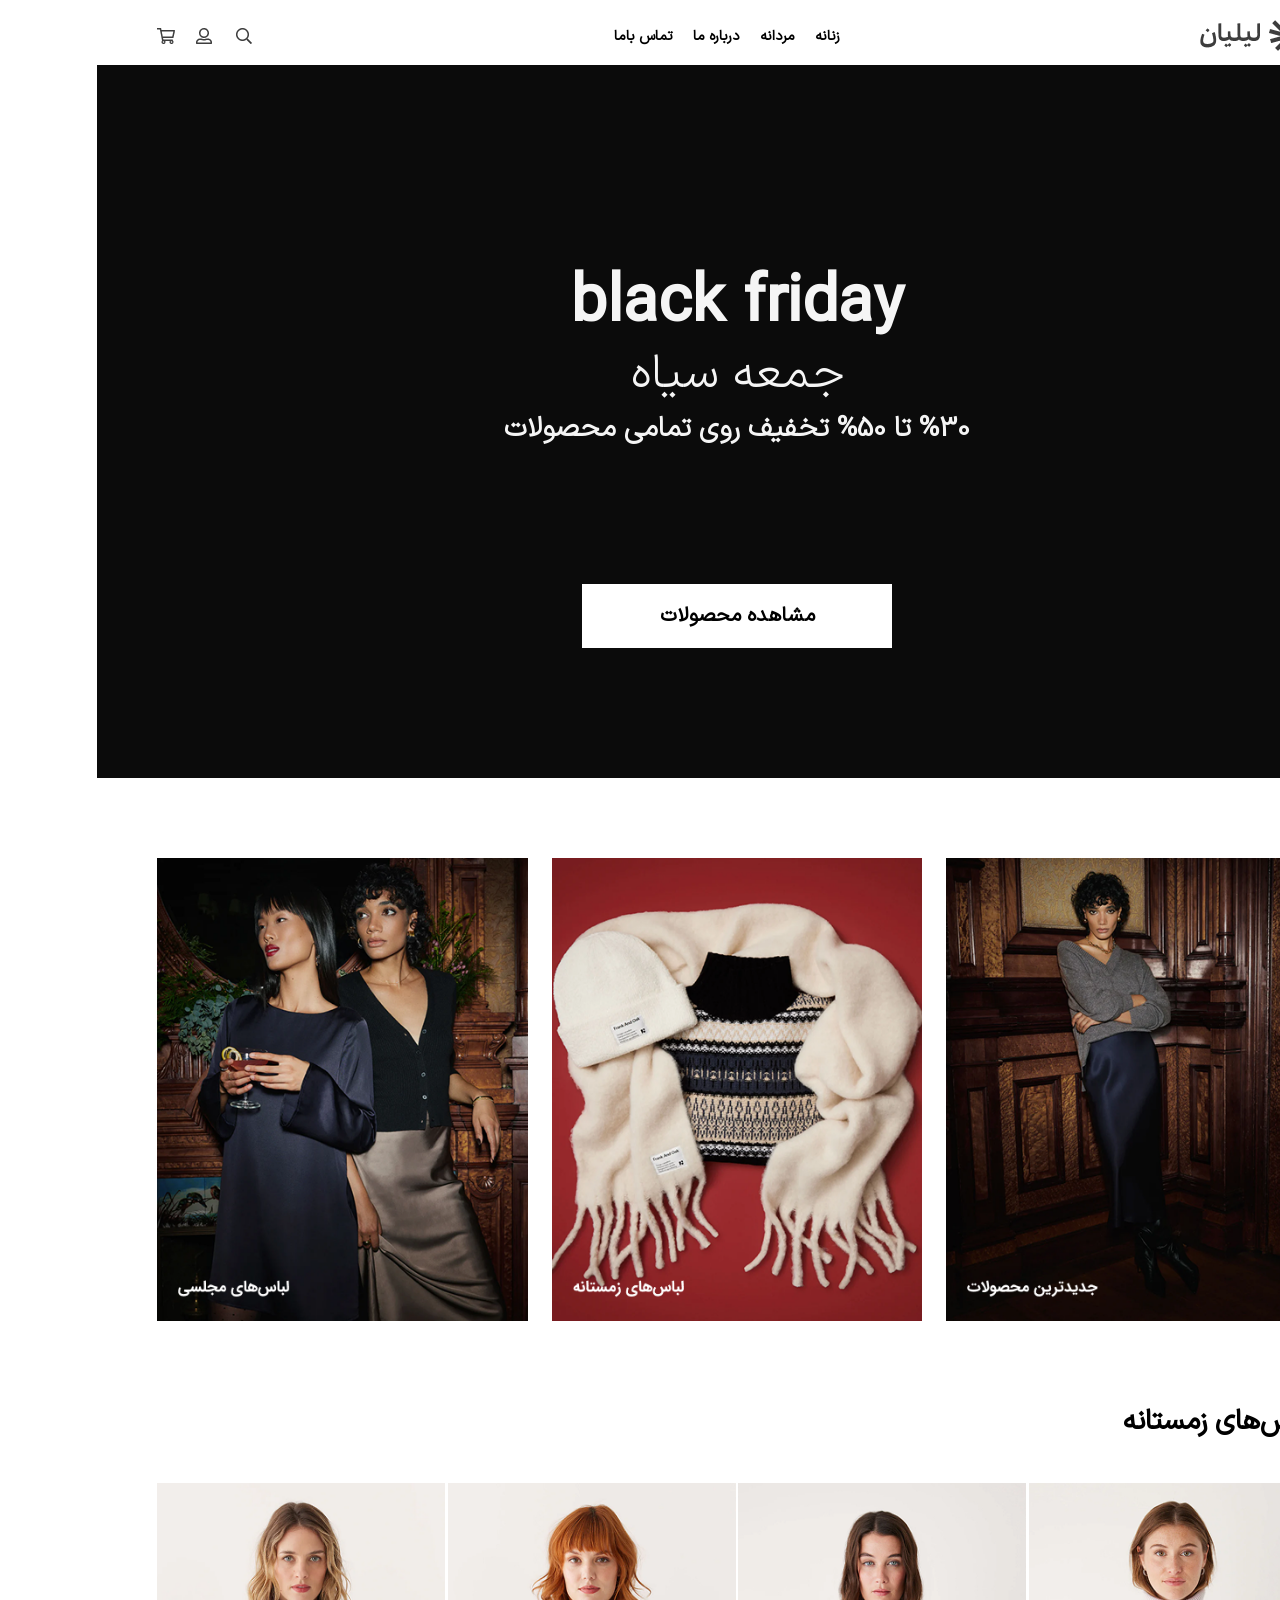
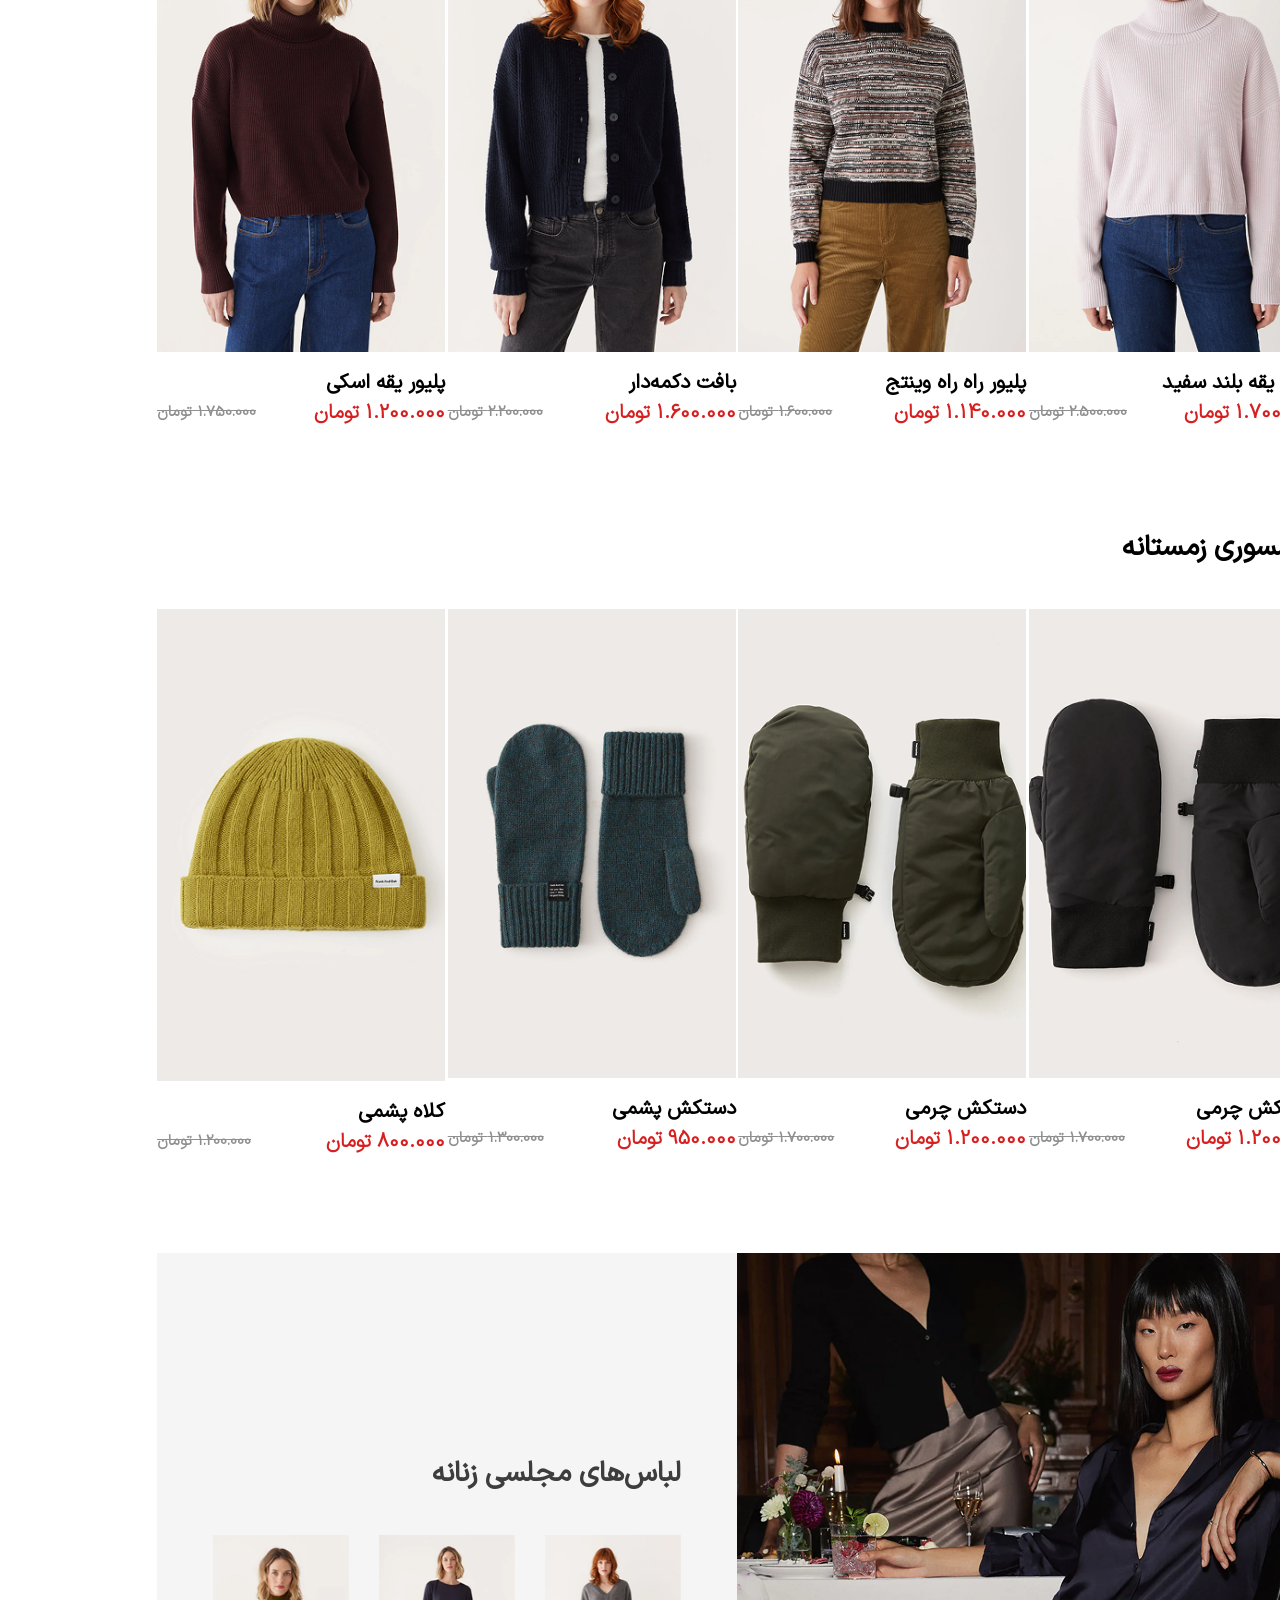
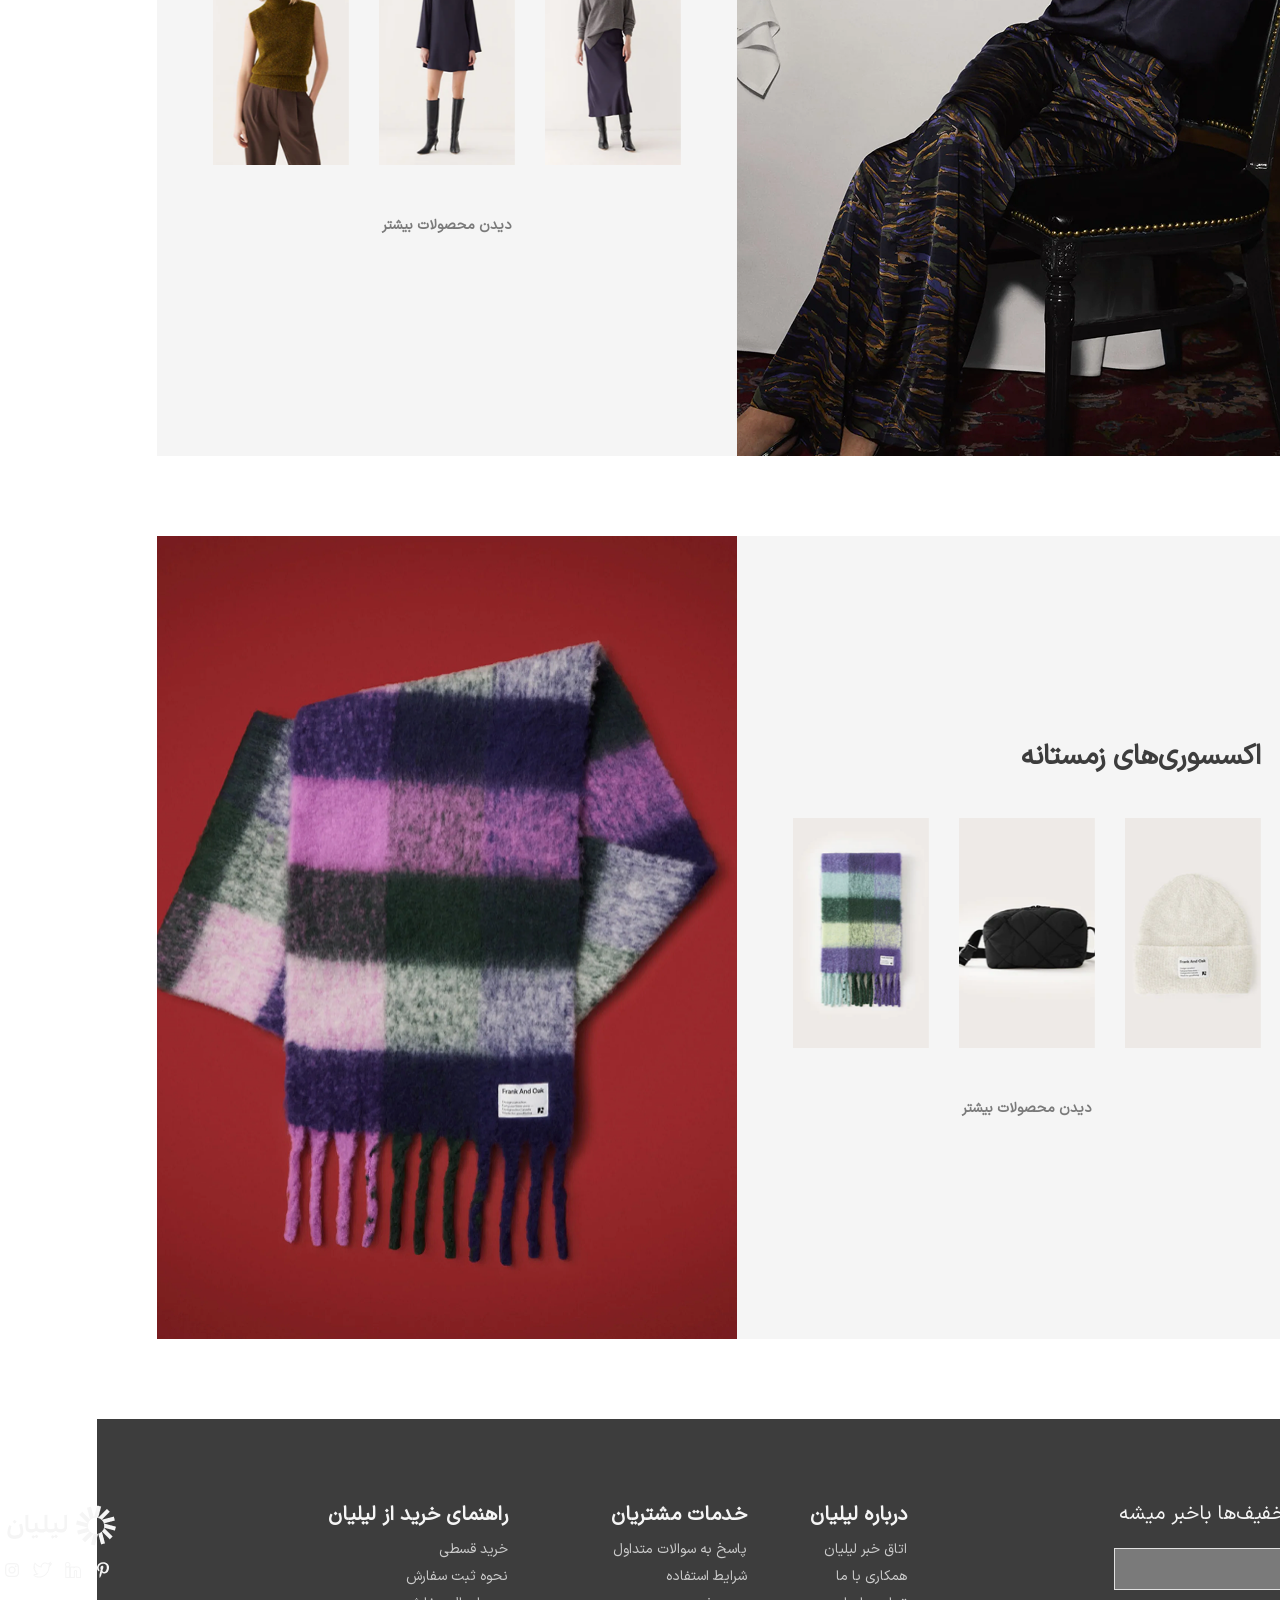
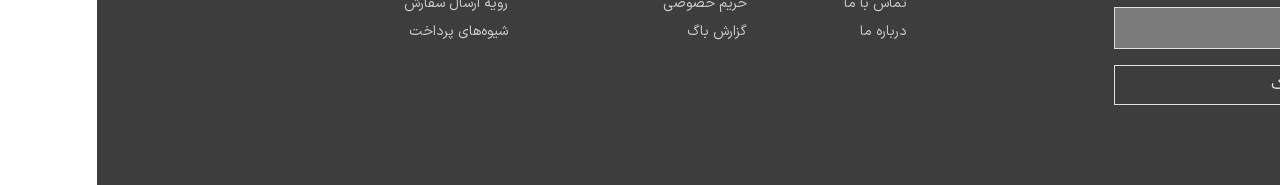
<file: woman.html>
<!DOCTYPE html>
<html lang="en" dir="rtl">
  <head>
    <meta charset="UTF-8" />
    <meta name="viewport" content="width=device-width, initial-scale=1.0" />
    <title>Woman | Lilian Fashion Shop</title>
    <link rel="stylesheet" href="./src/css/output.css" />
    <link rel="stylesheet" href="./src/swiper/swiper-bundle.min.css" />
  </head>
  <body>
    <!-- #region wrapper-->
    <div class="w-full">
      <!-- #region menu -->
      <div
        class="desktop:max-w-400 desktop:mx-auto desktop:gap-y-0 desktop:px-15 desktop:h-16.25 flex flex-wrap desktop:flex-row desktop:justify-between desktop:mb-0 mobile:h-auto mobile:flex-row mobile:gap-y-5 mobile:relative mobile:mb-4 watch:h-auto watch:flex-col items-center watch:pt-1.5 watch:mb-2"
      >
        <div
          class="flex desktop:items-center justify-center desktop:w-fit mobile:w-fit mobile:pt-2 desktop:pb-3 mobile:pr-2 watch:w-fit watch:flex-col watch:flex-wrap"
        >
          <img src="./src/img/header/logo-text.png" alt="" />
        </div>
        <div
          class="flex desktop:flex-row desktop:items-center desktop:w-fit mobile:flex-row mobile:justify-center mobile:gap-x-5 watch:w-full watch:flex-col watch:items-center"
        >
          <div>
            <a
              class="font-sans text-[3D3D3D] mobile:font-bold text-[14px]"
              href="#"
              >زنانه</a
            >
          </div>
          <div>
            <a
              class="font-sans text-[3D3D3D] mobile:font-bold text-[14px]"
              href="#"
              >مردانه</a
            >
          </div>
          <div>
            <a
              class="font-sans text-[3D3D3D] mobile:font-bold text-[14px]"
              href="#"
              >درباره ما</a
            >
          </div>
          <div>
            <a
              class="font-sans text-[3D3D3D] mobile:font-bold text-[14px]"
              href="#"
            >
              تماس باما</a
            >
          </div>
        </div>
        <div
          class="flex flex-wrap flex-row items-center desktop:static mobile:gap-x-5 mobile:absolute mobile:left-4 mobile:top-5 watch:gap-x-8"
        >
          <div><img src="./src/img/header/Search.png" alt="" /></div>
          <div class="relative">
            <label for="user" class="cursor-pointer"
              ><img src="./src/img/header/user-alt.png" alt=""
            /></label>
            <input type="radio" name="user" id="user" />
            <input type="radio" name="user" id="close" />
            <div class="user relative p-4">
              <label
                class="block text-center desktop:w-10 desktop:h-10 desktop:leading-10 desktop:text-[30px] mobile:w-8 mobile:h-8 mobile:text-[30px] mobile:leading-8 watch:w-6 watch:h-6 watch:text-[20px] watch:leading-6 absolute"
                for="close"
                >&times;</label
              >

              <div class="w-full">
                <div>
                  <p
                    class="mobile:text-[20px] watch:text-[16px] mobile:text-[#525252] watch:text-[#E0E0E0] leading-8 font-sans text-center"
                  >
                    خوش آمدید
                  </p>
                </div>
                <div>
                  <div class="w-full h-10.5 mobile:pt-8 watch:pt-2">
                    <input
                      class="h-10.5 flex flex-row items-center pr-2.5 placeholder:text-[#A3A3A3] outline-none border border-[#E0E0E0] w-full"
                      placeholder="شماره همراه"
                      type="number"
                      name=""
                      id=""
                    />
                  </div>
                  <div class="w-full h-10.5 mobile:pt-12 watch:pt-4">
                    <input
                      class="h-10.5 flex flex-row items-center pr-2.5 placeholder:text-[#A3A3A3] outline-none border border-[#E0E0E0] w-full"
                      placeholder="کلمه عبور"
                      type="password"
                      name=""
                      id=""
                    />
                  </div>
                  <div class="mobile:pt-14 pb-6 watch:pt-6">
                    <a
                      href="#"
                      class="block text-[#B8B8B8] text-[14px] font-sans leading-6.5 underline mobile:text-start watch:text-center"
                      >کلمه عبور خود را فراموش کرده‌اید؟</a
                    >
                  </div>
                  <div class="w-full h-10">
                    <input
                      class="h-11.5 flex justify-center items-center bg-[#3D3D3D] text-[#F5F5F5] outline-none border border-[#E0E0E0] w-full"
                      type="submit"
                      value="ورود"
                    />
                  </div>
                  <div
                    class="flex flex-row justify-around items-center mobile:pt-8 watch:pt-3"
                  >
                    <span
                      class="desktop:w-58.75 mobile:w-30 watch:w-10 h-[0.5px] mobile:bg-[#7A7A7A] watch:bg-[#F5F5F5]"
                    ></span>
                    <p class="text-[#7A7A7A] text-[12px] font-sans leading-4.5">
                      ورود از طریق
                    </p>
                    <span
                      class="desktop:w-58.75 mobile:w-30 watch:w-10 h-[0.5px] mobile:bg-[#7A7A7A] watch:bg-[#F5F5F5]"
                    ></span>
                  </div>
                  <div
                    class="flex desktop:flex-row watch:flex-col justify-center items-center desktop:gap-y-0 gap-x-3 desktop:pt-8 watch:pt-3 watch:gap-y-2"
                  >
                    <div
                      class="flex flex-row justify-center items-center gap-x-2 desktop:w-67.5 watch:w-full h-10 border border-[#E0E0E0]"
                    >
                      <p
                        class="text-[#7A7A7A] text-[12px] leading-4.5 font-sans"
                      >
                        ورود با گوگل
                      </p>
                      <img src="./src/img/header/Google.png" alt="" />
                    </div>
                    <div
                      class="flex flex-row justify-center items-center gap-x-2 desktop:w-67.5 watch:w-full h-10 border border-[#E0E0E0]"
                    >
                      <p
                        class="text-[#7A7A7A] text-[12px] leading-4.5 font-sans"
                      >
                        ورود با ایمیل
                      </p>
                      <img src="./src/img/header/envelope.png" alt="" />
                    </div>
                  </div>
                </div>
              </div>
            </div>
          </div>
          <div><img src="./src/img/header/shopping-cart.png" alt="" /></div>
        </div>
      </div>
      <!-- #endregion menu -->
      <!-- #region black-friday -->
      <div
        class="w-full bg-[#0B0B0B] mobile:h-178.25 h-auto flex justify-center items-center flex-col"
      >
        <!-- part 1 -->
        <div
          class="flex flex-col gap-y-4 justify-center items-center mobile:mb-35.25 mt-20 mb-20"
        >
          <div class="">
            <h1
              class="font-sans mobile:text-[64px] font-bold text-[#F5F5F5] leading-15 text-[30px]"
            >
              black friday
            </h1>
          </div>
          <div class="">
            <h2
              class="font-sans-num mobile:text-[48px] text-[#F5F5F5] leading-12 text-[26px]"
            >
              جمعه سیاه
            </h2>
          </div>
          <div class="">
            <h2
              class="font-sans-num text-center desktop:text-[28px] font-bold text-[#F5F5F5] leading-7 mobile:text-[24px] text-[20px]"
            >
              %30 تا 50% تخفیف روی تمامی محصولات
            </h2>
          </div>
        </div>
        <!-- part 1 -->
        <!-- part 2 -->
        <div
          class="flex desktop:justify-center items-center desktop:flex-row watch:flex-col gap-x-6 gap-y-2 mobile:mb-0 mb-10"
        >
          <a
            class="inline-flex mobile:w-77.5 mobile:h-16 w-40 h-12 bg-white justify-center items-center font-sans font-bold text-[3D3D3D] text-[20px] leading-8"
            href="#"
            >مشاهده محصولات</a
          >
        </div>
        <!-- part 2 -->
      </div>
      <!-- #endregion black-friday -->
      <!-- #region organize-->
      <div
        class="desktop:max-w-400 desktop:py-20 desktop:px-15 mobile:py-10 mobile:px-5 watch:py-5 watch:px-2.5 mx-auto"
      >
        <div
          class=" flex desktop:flex-row justify-between  desktop:gap-x-6 flex-col mx-auto gap-y-5 mb-20"
        >
          <div>
            <a href="#"
              ><img src="./src/img/woman/organize/newest-pic.png" alt=""
            /></a>
          </div>
          <div>
            <a href="#"
              ><img src="./src/img/woman/organize/sweaters-pic.png" alt=""
            /></a>
          </div>
          <div>
            <a href="#"
              ><img src="./src/img/woman/organize/dresses-pic.png" alt=""
            /></a>
          </div>
        </div>
        <!-- #region content-->
        <div class="max-w-400 mx-auto">
          <div>
            <h1 class="font-sans text-[28px] font-bold mb-10">
              لباس‌های زمستانه
            </h1>
            <div
              class="flex desktop:flex-row desktop:justify-between flex-col items-center mobile:pb-0 watch:pb-15 desktop:pb-20"
            >
              <div
                class="w-72 h-141 flex flex-col flex-wrap mobile:gap-y-4 watch:gap-y-2"
              >
                <div>
                  <img src="./src/img/woman/content/picture-1.png" alt="" />
                </div>
                <div>
                  <h1
                    class="block font-sans text-[20px] font-bold mobile:mr-0 watch:mr-22"
                  >
                    پلیور یقه بلند سفید
                  </h1>
                  <div
                    class="flex flex-wrap mobile:flex-row mobile:justify-between items-center watch:flex-col relative"
                  >
                    <h2
                      class="font-sans-num text-[#D71F1F] font-bold text-[20px]"
                    >
                      1.700.000 تومان
                    </h2>
                    <p
                      class="font-sans-num text-[#8F8F8F] font-bold text-[15px] line-through mobile:static watch:absolute watch:top-7 watch:right-24.5"
                    >
                      2.500.000 تومان
                    </p>
                  </div>
                </div>
              </div>

              <div
                class="w-72 h-141 flex flex-col flex-wrap mobile:gap-y-4 watch:gap-y-2"
              >
                <div>
                  <img src="./src/img/woman/content/picture-2.png" alt="" />
                </div>
                <div>
                  <h1
                    class="block font-sans text-[20px] font-bold mobile:mr-0 watch:mr-22"
                  >
                    پلیور راه راه وینتج
                  </h1>
                  <div
                    class="flex flex-wrap mobile:flex-row mobile:justify-between items-center watch:flex-col relative"
                  >
                    <h2
                      class="font-sans-num text-[#D71F1F] font-bold text-[20px]"
                    >
                      1.140.000 تومان
                    </h2>
                    <p
                      class="font-sans-num text-[#8F8F8F] font-bold text-[15px] line-through mobile:static watch:absolute watch:top-7 watch:right-24.5"
                    >
                      1.600.000 تومان
                    </p>
                  </div>
                </div>
              </div>

              <div
                class="w-72 h-141 flex flex-col flex-wrap mobile:gap-y-4 watch:gap-y-2"
              >
                <div>
                  <img src="./src/img/woman/content/picture-3.png" alt="" />
                </div>
                <div>
                  <h1
                    class="block font-sans text-[20px] font-bold mobile:mr-0 watch:mr-22"
                  >
                    بافت دکمه‌دار
                  </h1>
                  <div
                    class="flex flex-wrap mobile:flex-row mobile:justify-between items-center watch:flex-col relative"
                  >
                    <h2
                      class="font-sans-num text-[#D71F1F] font-bold text-[20px]"
                    >
                      1.600.000 تومان
                    </h2>
                    <p
                      class="font-sans-num text-[#8F8F8F] font-bold text-[15px] line-through mobile:static watch:absolute watch:top-7 watch:right-24.5"
                    >
                      2.200.000 تومان
                    </p>
                  </div>
                </div>
              </div>

              <div
                class="w-72 h-141 flex flex-col flex-wrap mobile:gap-y-4 watch:gap-y-2"
              >
                <div>
                  <img src="./src/img/woman/content/picture-4.png" alt="" />
                </div>
                <div>
                  <h1
                    class="block font-sans text-[20px] font-bold mobile:mr-0 watch:mr-22"
                  >
                    پلیور یقه اسکی
                  </h1>
                  <div
                    class="flex flex-wrap mobile:flex-row mobile:justify-between items-center watch:flex-col relative"
                  >
                    <h2
                      class="font-sans-num text-[#D71F1F] font-bold text-[20px]"
                    >
                      1.200.000 تومان
                    </h2>
                    <p
                      class="font-sans-num text-[#8F8F8F] font-bold text-[15px] line-through mobile:static watch:absolute watch:top-7 watch:right-24.5"
                    >
                      1.750.000 تومان
                    </p>
                  </div>
                </div>
              </div>
            </div>
          </div>
        </div>

        <div class="max-w-400 mx-auto">
          <div>
            <h1 class="font-sans text-[28px] font-bold mb-10">
              اکسسوری زمستانه
            </h1>
            <div
              class="flex desktop:flex-row desktop:justify-between flex-col items-center mobile:pb-0 watch:pb-15 desktop:pb-20"
            >
              <div
                class="w-72 h-141 flex flex-col flex-wrap mobile:gap-y-4 watch:gap-y-2"
              >
                <div>
                  <img src="./src/img/woman/content2/picture-1.png" alt="" />
                </div>
                <div>
                  <h1
                    class="block font-sans text-[20px] font-bold mobile:mr-0 watch:mr-22"
                  >
                    دستکش چرمی
                  </h1>
                  <div
                    class="flex flex-wrap mobile:flex-row mobile:justify-between items-center watch:flex-col relative"
                  >
                    <h2
                      class="font-sans-num text-[#D71F1F] font-bold text-[20px]"
                    >
                      1.200.000 تومان
                    </h2>
                    <p
                      class="font-sans-num text-[#8F8F8F] font-bold text-[15px] line-through mobile:static watch:absolute watch:top-7 watch:right-24.5"
                    >
                      1.700.000 تومان
                    </p>
                  </div>
                </div>
              </div>

              <div
                class="w-72 h-141 flex flex-col flex-wrap mobile:gap-y-4 watch:gap-y-2"
              >
                <div>
                  <img src="./src/img/woman/content2/picture-2.png" alt="" />
                </div>
                <div>
                  <h1
                    class="block font-sans text-[20px] font-bold mobile:mr-0 watch:mr-22"
                  >
                    دستکش چرمی
                  </h1>
                  <div
                    class="flex flex-wrap mobile:flex-row mobile:justify-between items-center watch:flex-col relative"
                  >
                    <h2
                      class="font-sans-num text-[#D71F1F] font-bold text-[20px]"
                    >
                      1.200.000 تومان
                    </h2>
                    <p
                      class="font-sans-num text-[#8F8F8F] font-bold text-[15px] line-through mobile:static watch:absolute watch:top-7 watch:right-24.5"
                    >
                      1.700.000 تومان
                    </p>
                  </div>
                </div>
              </div>

              <div
                class="w-72 h-141 flex flex-col flex-wrap mobile:gap-y-4 watch:gap-y-2"
              >
                <div>
                  <img src="./src/img/woman/content2/picture-3.png" alt="" />
                </div>
                <div>
                  <h1
                    class="block font-sans text-[20px] font-bold mobile:mr-0 watch:mr-22"
                  >
                    دستکش پشمی
                  </h1>
                  <div
                    class="flex flex-wrap mobile:flex-row mobile:justify-between items-center watch:flex-col relative"
                  >
                    <h2
                      class="font-sans-num text-[#D71F1F] font-bold text-[20px]"
                    >
                      950.000 تومان
                    </h2>
                    <p
                      class="font-sans-num text-[#8F8F8F] font-bold text-[15px] line-through mobile:static watch:absolute watch:top-7 watch:right-24.5"
                    >
                      1.300.000 تومان
                    </p>
                  </div>
                </div>
              </div>

              <div
                class="w-72 h-141 flex flex-col flex-wrap mobile:gap-y-4 watch:gap-y-2"
              >
                <div>
                  <img src="./src/img/woman/content2/picture-4.png" alt="" />
                </div>
                <div>
                  <h1
                    class="block font-sans text-[20px] font-bold mobile:mr-0 watch:mr-22"
                  >
                    کلاه پشمی
                  </h1>
                  <div
                    class="flex flex-wrap mobile:flex-row mobile:justify-between items-center watch:flex-col relative"
                  >
                    <h2
                      class="font-sans-num text-[#D71F1F] font-bold text-[20px]"
                    >
                      800.000 تومان
                    </h2>
                    <p
                      class="font-sans-num text-[#8F8F8F] font-bold text-[15px] line-through mobile:static watch:absolute watch:top-7 watch:right-24.5"
                    >
                      1.200.000 تومان
                    </p>
                  </div>
                </div>
              </div>
            </div>
          </div>
        </div>
        <!-- #endregion content-->
        <!-- #region content2-->
        <div class="max-w-400 mx-auto">
          <div
            class="flex desktop:flex-row desktop:h-200.75 flex-col desktop:mb-20"
          >
            <div class="desktop:w-1/2 w-full">
              <img
                class="desktop:h-200.75 w-full object-cover"
                src="./src/img/content2/picture.png"
                alt=""
              />
            </div>
            <div
              class="desktop:w-1/2 desktop:px-14 desktop:py-40 flex flex-col desktop:justify-center w-full bg-[#F5F5F5] desktop:mb-0 mobile:mb-10 mb-5"
            >
              <h1
                class="font-sans text-[28px] font-bold text-[#3D3D3D] leading-10.5 desktop:mb-10 desktop:text-start text-center mobile:my-10 watch:my-5"
              >
                لباس‌های مجلسی زنانه
              </h1>
              <div class="carousel w-full h-80">
                <!-- Swiper -->
                <div class="swiper mySwiper mx-auto">
                  <div class="swiper-wrapper">
                    <div class="swiper-slide">
                      <img src="./src/img/content2/card1.png" alt="" />
                    </div>
                    <div class="swiper-slide">
                      <img src="./src/img/content2/card2.png" alt="" />
                    </div>
                    <div class="swiper-slide">
                      <img src="./src/img/content2/card3.png" alt="" />
                    </div>
                    <div class="swiper-slide">
                      <img src="./src/img/content2/card1.png" alt="" />
                    </div>
                    <div class="swiper-slide">
                      <img src="./src/img/content2/card2.png" alt="" />
                    </div>
                    <div class="swiper-slide">
                      <img src="./src/img/content2/card3.png" alt="" />
                    </div>
                  </div>
                </div>
              </div>
              <a href="#"
                ><p
                  class="mt-12.5 font-sans text-[#7A7A7A] font-bold text-[14px] text-center mobile:pb-15 pb-10"
                >
                  دیدن محصولات بیشتر
                </p></a
              >
            </div>
          </div>
        </div>
        <!-- #endregion content2 -->
        <!-- #region content3-->
        <div class="max-w-400 mx-auto">
          <div class="flex desktop:flex-row desktop:h-200.75 flex-col">
            <div
              class="desktop:w-1/2 desktop:px-14 desktop:py-40 flex flex-col desktop:justify-center w-full bg-[#F5F5F5]"
            >
              <h1
                class="font-sans text-[28px] font-bold text-[#3D3D3D] leading-10.5 desktop:mb-10 desktop:text-start text-center mobile:my-10 watch:my-5"
              >
                اکسسوری‌های زمستانه
              </h1>
              <div class="carousel w-full h-80">
                <!-- Swiper -->
                <div class="swiper mySwiper">
                  <div class="swiper-wrapper">
                    <div class="swiper-slide">
                      <img src="./src/img/woman/content3/Frame 70.png" alt="" />
                    </div>
                    <div class="swiper-slide">
                      <img src="./src/img/woman/content3/Frame 69.png" alt="" />
                    </div>
                    <div class="swiper-slide">
                      <img src="./src/img/woman/content3/Frame 68.png" alt="" />
                    </div>
                    <div class="swiper-slide">
                      <img src="./src/img/woman/content3/Frame 70.png" alt="" />
                    </div>
                    <div class="swiper-slide">
                      <img src="./src/img/woman/content3/Frame 69.png" alt="" />
                    </div>
                    <div class="swiper-slide">
                      <img src="./src/img/woman/content3/Frame 68.png" alt="" />
                    </div>
                  </div>
                </div>
              </div>
              <a href="#">
                <p
                  class="mt-12.5 font-sans text-[#7A7A7A] font-bold text-[14px] text-center mobile:pb-15 pb-10"
                >
                  دیدن محصولات بیشتر
                </p>
              </a>
            </div>
            <div class="desktop:w-1/2 w-full">
              <img
                class="desktop:h-200.75 w-full object-cover"
                src="./src/img/woman/content3/picture.png"
                alt=""
              />
            </div>
          </div>
        </div>
        <!-- #endregion content3 -->
      </div>
      <!-- #endregion organize -->
      <!-- #region footer-->
      <div
        class="w-full desktop:h-91.5 mobile:h-auto bg-[#3D3D3D] flex desktop:flex-row justify-center desktop:py-20 desktop:px-19 flex-col"
      >
        <div
          class="max-w-500 flex desktop:flex-row desktop:justify-between desktop:gap-44 desktop:items-stretch flex-col items-center mobile:relative"
        >
          <!-- footer first -->
          <div
            class="mobile:w-90 h-auto flex flex-col justify-between desktop:gap-0 mobile:gap-y-10"
          >
            <div class="w-full h-8">
              <h1
                class="font-sans text-[#F5F5F5] mobile:text-[20px] desktop:pt-0 mobile:pt-2 watch:pt-2 watch:text-[12px]"
              >
                اولین کسی باش که از تخفیف‌ها باخبر میشه
              </h1>
            </div>
            <div class="w-full h-10.5">
              <input
                class="h-10.5 flex flex-row items-center pr-2.5 placeholder:text-[#E0E0E0] outline-none border bg-[#7A7A7A] border-[#E0E0E0] w-full"
                placeholder="ایمیل"
                type="text"
                name=""
                id=""
              />
            </div>
            <div class="w-full h-10.5">
              <input
                class="h-10.5 flex flex-row items-center pr-2.5 placeholder:text-[#E0E0E0] outline-none border bg-[#7A7A7A] border-[#E0E0E0] w-full"
                placeholder="نام شما"
                type="email"
                name=""
                id=""
              />
            </div>
            <div class="w-full h-10">
              <input
                class="h-10 flex justify-center items-center text-[#E0E0E0] outline-none border border-[#E0E0E0] w-full"
                type="submit"
                value="اشتراک"
              />
            </div>
          </div>
          <!-- footer first -->
          <!-- footer second -->
          <div
            class="desktop:w-160.5 flex mobile:flex-row flex-wrap justify-around desktop:mt-0 mobile:my-15"
          >
            <div class="flex flex-col desktop:w-fit mobile:w-1/3">
              <div class="h-1/4">
                <p
                  class="mobile:w-fit text-[20px] text-[#F5F5F5] font-sans font-bold leading-8 watch:w-full"
                >
                  درباره لیلیان
                </p>
              </div>
              <div class="flex flex-col h-3/4 justify-around">
                <p
                  class="mobile::w-fit text-[14px] text-[#CCCCCC] font-sans leading-5.5 mobile:text-start watch:w-full watch:text-center"
                >
                  اتاق خبر لیلیان
                </p>
                <p
                  class="mobile::w-fit text-[14px] text-[#CCCCCC] font-sans leading-5.5 mobile:text-start watch:w-full watch:text-center"
                >
                  همکاری با ما
                </p>
                <p
                  class="mobile::w-fit text-[14px] text-[#CCCCCC] font-sans leading-5.5 mobile:text-start watch:w-full watch:text-center"
                >
                  تماس با ما
                </p>
                <p
                  class="mobile::w-fit text-[14px] text-[#CCCCCC] font-sans leading-5.5 mobile:text-start watch:w-full watch:text-center"
                >
                  درباره ما
                </p>
              </div>
            </div>
            <div>
              <div class="h-1/4">
                <p
                  class="mobile:w-fit text-[20px] text-[#F5F5F5] font-sans font-bold leading-8 watch:w-full"
                >
                  خدمات مشتریان
                </p>
              </div>
              <div class="flex flex-col h-3/4 justify-around">
                <p
                  class="mobile::w-fit text-[14px] text-[#CCCCCC] font-sans leading-5.5 mobile:text-start watch:w-full watch:text-center"
                >
                  پاسخ به سوالات متداول
                </p>
                <p
                  class="mobile::w-fit text-[14px] text-[#CCCCCC] font-sans leading-5.5 mobile:text-start watch:w-full watch:text-center"
                >
                  شرایط استفاده
                </p>
                <p
                  class="mobile::w-fit text-[14px] text-[#CCCCCC] font-sans leading-5.5 mobile:text-start watch:w-full watch:text-center"
                >
                  حریم خصوصی
                </p>
                <p
                  class="mobile::w-fit text-[14px] text-[#CCCCCC] font-sans leading-5.5 mobile:text-start watch:w-full watch:text-center"
                >
                  گزارش باگ
                </p>
              </div>
            </div>
            <div class="flex flex-col desktop:w-fit mobile:w-full mobile:pr-10">
              <div class="h-1/4">
                <p
                  class="mobile:w-fit text-[20px] text-[#F5F5F5] font-sans font-bold leading-8 watch:w-full"
                >
                  راهنمای خرید از لیلیان
                </p>
              </div>
              <div class="flex flex-col h-3/4 justify-around">
                <p
                  class="mobile::w-fit text-[14px] text-[#CCCCCC] font-sans leading-5.5 mobile:text-start watch:w-full watch:text-center"
                >
                  خرید قسطی
                </p>
                <p
                  class="mobile::w-fit text-[14px] text-[#CCCCCC] font-sans leading-5.5 mobile:text-start watch:w-full watch:text-center"
                >
                  نحوه ثبت سفارش
                </p>
                <p
                  class="mobile::w-fit text-[14px] text-[#CCCCCC] font-sans leading-5.5 mobile:text-start watch:w-full watch:text-center"
                >
                  رویه ارسال سفارش
                </p>
                <p
                  class="mobile::w-fit text-[14px] text-[#CCCCCC] font-sans leading-5.5 mobile:text-start watch:w-full watch:text-center"
                >
                  شیوه‌های پرداخت
                </p>
              </div>
            </div>
          </div>
          <!-- footer second -->
          <!-- footer thrid -->
          <div
            class="w-30 h-22.25 flex flex-col justify-around items-center desktop:static mobile:absolute mobile:bottom-20 mobile:left-11"
          >
            <div class="w-fit">
              <img src="./src/img/footer/Logo.png" alt="" />
            </div>
            <div class="w-full flex flex-row justify-around items-center">
              <img src="./src/img/footer/pinterest p.png" alt="" />
              <img src="./src/img/footer/Linkedin In.png" alt="" />
              <img src="./src/img/footer/twitter.png" alt="" />
              <img src="./src/img/footer/Instagram.png" alt="" />
            </div>
          </div>
          <!-- footer thrid -->
        </div>
      </div>
      <!-- #endregion footrt-->
    </div>
    <!-- #endregion wrapper-->
    <script src="./src/swiper/swiper-bundle.min.js"></script>
    <script>
      var swiper = new Swiper(".mySwiper", {
        slidesPerView: 3,
        spaceBetween: 30,
        pagination: {
          el: ".swiper-pagination",
          clickable: true,
        },
        autoplay: {
          delay: 2500,
          disableOnInteraction: false,
        },
        breakpoints: {
          162: {
            slidesPerView: 1,
          },
          320: {
            slidesPerView: 2,
            spaceBetween: 20,
          },
          1000: {
            slidesPerView: 3,
            spaceBetween: 30,
          },
        },
      });
    </script>
  </body>
</html>
</file>
<file: src/css/output.css>
/*! tailwindcss v4.3.3 | MIT License | https://tailwindcss.com */
@layer properties;
@layer theme, base, components, utilities;
@layer theme {
  :root, :host {
    --font-sans: sans;
    --font-mono: ui-monospace, SFMono-Regular, Menlo, Monaco, Consolas, "Liberation Mono",
      "Courier New", monospace;
    --color-stone-300: oklch(86.9% 0.005 56.366);
    --color-stone-900: oklch(21.6% 0.006 56.043);
    --color-white: #fff;
    --spacing: 0.25rem;
    --text-sm: 0.875rem;
    --text-sm--line-height: calc(1.25 / 0.875);
    --font-weight-bold: 700;
    --default-transition-duration: 150ms;
    --default-transition-timing-function: cubic-bezier(0.4, 0, 0.2, 1);
    --default-font-family: var(--font-sans);
    --default-mono-font-family: var(--font-mono);
    --font-sans-num: sans-num;
  }
}
@layer base {
  *, ::after, ::before, ::backdrop, ::file-selector-button {
    box-sizing: border-box;
    margin: 0;
    padding: 0;
    border: 0 solid;
  }
  html, :host {
    line-height: 1.5;
    -webkit-text-size-adjust: 100%;
    tab-size: 4;
    font-family: var(--default-font-family, -apple-system, BlinkMacSystemFont, "Segoe UI", Roboto, "Helvetica Neue", "Noto Sans", Arial, sans-serif, "Apple Color Emoji", "Segoe UI Emoji", "Segoe UI Symbol", "Noto Color Emoji");
    font-feature-settings: var(--default-font-feature-settings, normal);
    font-variation-settings: var(--default-font-variation-settings, normal);
    -webkit-tap-highlight-color: transparent;
  }
  hr {
    height: 0;
    color: inherit;
    border-top-width: 1px;
  }
  abbr:where([title]) {
    -webkit-text-decoration: underline dotted;
    text-decoration: underline dotted;
  }
  h1, h2, h3, h4, h5, h6 {
    font-size: inherit;
    font-weight: inherit;
  }
  a {
    color: inherit;
    -webkit-text-decoration: inherit;
    text-decoration: inherit;
  }
  b, strong {
    font-weight: bolder;
  }
  code, kbd, samp, pre {
    font-family: var(--default-mono-font-family, ui-monospace, SFMono-Regular, Menlo, Monaco, Consolas, "Liberation Mono", "Courier New", monospace);
    font-feature-settings: var(--default-mono-font-feature-settings, normal);
    font-variation-settings: var(--default-mono-font-variation-settings, normal);
    font-size: 1em;
  }
  small {
    font-size: 80%;
  }
  sub, sup {
    font-size: 75%;
    line-height: 0;
    position: relative;
    vertical-align: baseline;
  }
  sub {
    bottom: -0.25em;
  }
  sup {
    top: -0.5em;
  }
  table {
    text-indent: 0;
    border-color: inherit;
    border-collapse: collapse;
  }
  :-moz-focusring:where(:not(iframe)) {
    outline: auto;
  }
  progress {
    vertical-align: baseline;
  }
  summary {
    display: list-item;
  }
  ol, ul, menu {
    list-style: none;
  }
  img, svg, video, canvas, audio, iframe, embed, object {
    display: block;
    vertical-align: middle;
  }
  img, video {
    max-width: 100%;
    height: auto;
  }
  button, input, select, optgroup, textarea, ::file-selector-button {
    font: inherit;
    font-feature-settings: inherit;
    font-variation-settings: inherit;
    letter-spacing: inherit;
    color: inherit;
    border-radius: 0;
    background-color: transparent;
    opacity: 1;
  }
  :where(select:is([multiple], [size])) optgroup {
    font-weight: bolder;
  }
  :where(select:is([multiple], [size])) optgroup option {
    padding-inline-start: 20px;
  }
  ::file-selector-button {
    margin-inline-end: 4px;
  }
  ::placeholder {
    opacity: 1;
  }
  @supports (not (-webkit-appearance: -apple-pay-button))  or (contain-intrinsic-size: 1px) {
    ::placeholder {
      color: currentcolor;
      @supports (color: color-mix(in lab, red, red)) {
        color: color-mix(in oklab, currentcolor 50%, transparent);
      }
    }
  }
  textarea {
    resize: vertical;
  }
  ::-webkit-search-decoration {
    -webkit-appearance: none;
  }
  ::-webkit-date-and-time-value {
    min-height: 1lh;
    text-align: inherit;
  }
  ::-webkit-datetime-edit {
    display: inline-flex;
  }
  ::-webkit-datetime-edit-fields-wrapper {
    padding: 0;
  }
  ::-webkit-datetime-edit, ::-webkit-datetime-edit-year-field, ::-webkit-datetime-edit-month-field, ::-webkit-datetime-edit-day-field, ::-webkit-datetime-edit-hour-field, ::-webkit-datetime-edit-minute-field, ::-webkit-datetime-edit-second-field, ::-webkit-datetime-edit-millisecond-field, ::-webkit-datetime-edit-meridiem-field {
    padding-block: 0;
  }
  ::-webkit-calendar-picker-indicator {
    line-height: 1;
  }
  :-moz-ui-invalid {
    box-shadow: none;
  }
  button, input:where([type="button"], [type="reset"], [type="submit"]), ::file-selector-button {
    appearance: button;
  }
  ::-webkit-inner-spin-button, ::-webkit-outer-spin-button {
    height: auto;
  }
  [hidden]:where(:not([hidden="until-found"])) {
    display: none !important;
  }
}
@layer utilities {
  .visible {
    visibility: visible;
  }
  .absolute {
    position: absolute;
  }
  .relative {
    position: relative;
  }
  .static {
    position: static;
  }
  .sticky {
    position: sticky;
  }
  .container {
    width: 100%;
    @media (width >= 162px) {
      max-width: 162px;
    }
    @media (width >= 310px) {
      max-width: 310px;
    }
    @media (width >= 1000px) {
      max-width: 1000px;
    }
    @media (width >= 40rem) {
      max-width: 40rem;
    }
    @media (width >= 48rem) {
      max-width: 48rem;
    }
    @media (width >= 64rem) {
      max-width: 64rem;
    }
    @media (width >= 80rem) {
      max-width: 80rem;
    }
    @media (width >= 96rem) {
      max-width: 96rem;
    }
  }
  .mx-auto {
    margin-inline: auto;
  }
  .my-1\.5 {
    margin-block: calc(var(--spacing) * 1.5);
  }
  .-mt-1 {
    margin-top: calc(var(--spacing) * -1);
  }
  .mt-6 {
    margin-top: calc(var(--spacing) * 6);
  }
  .mt-12 {
    margin-top: calc(var(--spacing) * 12);
  }
  .mt-12\.5 {
    margin-top: calc(var(--spacing) * 12.5);
  }
  .mt-20 {
    margin-top: calc(var(--spacing) * 20);
  }
  .mb-5 {
    margin-bottom: calc(var(--spacing) * 5);
  }
  .mb-10 {
    margin-bottom: calc(var(--spacing) * 10);
  }
  .mb-20 {
    margin-bottom: calc(var(--spacing) * 20);
  }
  .block {
    display: block;
  }
  .flex {
    display: flex;
  }
  .grid {
    display: grid;
  }
  .hidden {
    display: none;
  }
  .inline-flex {
    display: inline-flex;
  }
  .h-1\/4 {
    height: calc(1 / 4 * 100%);
  }
  .h-2 {
    height: calc(var(--spacing) * 2);
  }
  .h-3\/4 {
    height: calc(3 / 4 * 100%);
  }
  .h-4 {
    height: calc(var(--spacing) * 4);
  }
  .h-6 {
    height: calc(var(--spacing) * 6);
  }
  .h-8 {
    height: calc(var(--spacing) * 8);
  }
  .h-10 {
    height: calc(var(--spacing) * 10);
  }
  .h-10\.5 {
    height: calc(var(--spacing) * 10.5);
  }
  .h-11\.5 {
    height: calc(var(--spacing) * 11.5);
  }
  .h-12 {
    height: calc(var(--spacing) * 12);
  }
  .h-14 {
    height: calc(var(--spacing) * 14);
  }
  .h-22\.25 {
    height: calc(var(--spacing) * 22.25);
  }
  .h-24\.5 {
    height: calc(var(--spacing) * 24.5);
  }
  .h-80 {
    height: calc(var(--spacing) * 80);
  }
  .h-110 {
    height: calc(var(--spacing) * 110);
  }
  .h-141 {
    height: calc(var(--spacing) * 141);
  }
  .h-\[0\.5px\] {
    height: 0.5px;
  }
  .h-\[1px\] {
    height: 1px;
  }
  .h-auto {
    height: auto;
  }
  .h-full {
    height: 100%;
  }
  .h-px {
    height: 1px;
  }
  .w-3 {
    width: calc(var(--spacing) * 3);
  }
  .w-4 {
    width: calc(var(--spacing) * 4);
  }
  .w-6 {
    width: calc(var(--spacing) * 6);
  }
  .w-10 {
    width: calc(var(--spacing) * 10);
  }
  .w-28 {
    width: calc(var(--spacing) * 28);
  }
  .w-30 {
    width: calc(var(--spacing) * 30);
  }
  .w-40 {
    width: calc(var(--spacing) * 40);
  }
  .w-72 {
    width: calc(var(--spacing) * 72);
  }
  .w-176 {
    width: calc(var(--spacing) * 176);
  }
  .w-fit {
    width: fit-content;
  }
  .w-full {
    width: 100%;
  }
  .max-w-400 {
    max-width: calc(var(--spacing) * 400);
  }
  .max-w-500 {
    max-width: calc(var(--spacing) * 500);
  }
  .shrink-0 {
    flex-shrink: 0;
  }
  .transform {
    transform: var(--tw-rotate-x,) var(--tw-rotate-y,) var(--tw-rotate-z,) var(--tw-skew-x,) var(--tw-skew-y,);
  }
  .cursor-pointer {
    cursor: pointer;
  }
  .resize {
    resize: both;
  }
  .flex-col {
    flex-direction: column;
  }
  .flex-row {
    flex-direction: row;
  }
  .flex-wrap {
    flex-wrap: wrap;
  }
  .items-center {
    align-items: center;
  }
  .justify-around {
    justify-content: space-around;
  }
  .justify-between {
    justify-content: space-between;
  }
  .justify-center {
    justify-content: center;
  }
  .gap-0\.5 {
    gap: calc(var(--spacing) * 0.5);
  }
  .gap-1 {
    gap: var(--spacing);
  }
  .gap-1\.5 {
    gap: calc(var(--spacing) * 1.5);
  }
  .gap-2 {
    gap: calc(var(--spacing) * 2);
  }
  .gap-3 {
    gap: calc(var(--spacing) * 3);
  }
  .gap-4 {
    gap: calc(var(--spacing) * 4);
  }
  .gap-5 {
    gap: calc(var(--spacing) * 5);
  }
  .gap-6 {
    gap: calc(var(--spacing) * 6);
  }
  .gap-8 {
    gap: calc(var(--spacing) * 8);
  }
  .gap-x-2 {
    column-gap: calc(var(--spacing) * 2);
  }
  .gap-x-3 {
    column-gap: calc(var(--spacing) * 3);
  }
  .gap-x-6 {
    column-gap: calc(var(--spacing) * 6);
  }
  .gap-y-2 {
    row-gap: calc(var(--spacing) * 2);
  }
  .gap-y-4 {
    row-gap: calc(var(--spacing) * 4);
  }
  .gap-y-5 {
    row-gap: calc(var(--spacing) * 5);
  }
  .rounded-full {
    border-radius: calc(infinity * 1px);
  }
  .border {
    border-style: var(--tw-border-style);
    border-width: 1px;
  }
  .border-\[0\.5px\] {
    border-style: var(--tw-border-style);
    border-width: 0.5px;
  }
  .border-\[\#3D3D3D\] {
    border-color: #3D3D3D;
  }
  .border-\[\#CCCCCC\] {
    border-color: #CCCCCC;
  }
  .border-\[\#E0E0E0\] {
    border-color: #E0E0E0;
  }
  .bg-\[\#0B0B0B\] {
    background-color: #0B0B0B;
  }
  .bg-\[\#000000\] {
    background-color: #000000;
  }
  .bg-\[\#3D3D3D\] {
    background-color: #3D3D3D;
  }
  .bg-\[\#7A7A7A\] {
    background-color: #7A7A7A;
  }
  .bg-\[\#A48E43\] {
    background-color: #A48E43;
  }
  .bg-\[\#B8B8B8\] {
    background-color: #B8B8B8;
  }
  .bg-\[\#E0E0E0\] {
    background-color: #E0E0E0;
  }
  .bg-\[\#F5F5F5\] {
    background-color: #F5F5F5;
  }
  .bg-transparent {
    background-color: transparent;
  }
  .bg-white {
    background-color: var(--color-white);
  }
  .object-cover {
    object-fit: cover;
  }
  .p-4 {
    padding: calc(var(--spacing) * 4);
  }
  .px-0 {
    padding-inline: 0px;
  }
  .px-4 {
    padding-inline: calc(var(--spacing) * 4);
  }
  .py-2 {
    padding-block: calc(var(--spacing) * 2);
  }
  .py-3 {
    padding-block: calc(var(--spacing) * 3);
  }
  .py-6 {
    padding-block: calc(var(--spacing) * 6);
  }
  .py-7\.5 {
    padding-block: calc(var(--spacing) * 7.5);
  }
  .pt-8 {
    padding-top: calc(var(--spacing) * 8);
  }
  .pr-2\.5 {
    padding-right: calc(var(--spacing) * 2.5);
  }
  .pb-6 {
    padding-bottom: calc(var(--spacing) * 6);
  }
  .pb-10 {
    padding-bottom: calc(var(--spacing) * 10);
  }
  .text-center {
    text-align: center;
  }
  .text-start {
    text-align: start;
  }
  .font-sans {
    font-family: var(--font-sans);
  }
  .font-sans-num {
    font-family: var(--font-sans-num);
  }
  .text-sm {
    font-size: var(--text-sm);
    line-height: var(--tw-leading, var(--text-sm--line-height));
  }
  .text-\[10px\] {
    font-size: 10px;
  }
  .text-\[12px\] {
    font-size: 12px;
  }
  .text-\[14px\] {
    font-size: 14px;
  }
  .text-\[15px\] {
    font-size: 15px;
  }
  .text-\[16px\] {
    font-size: 16px;
  }
  .text-\[20px\] {
    font-size: 20px;
  }
  .text-\[21px\] {
    font-size: 21px;
  }
  .text-\[26px\] {
    font-size: 26px;
  }
  .text-\[28px\] {
    font-size: 28px;
  }
  .text-\[30px\] {
    font-size: 30px;
  }
  .leading-4\.5 {
    --tw-leading: calc(var(--spacing) * 4.5);
    line-height: calc(var(--spacing) * 4.5);
  }
  .leading-5\.5 {
    --tw-leading: calc(var(--spacing) * 5.5);
    line-height: calc(var(--spacing) * 5.5);
  }
  .leading-6\.5 {
    --tw-leading: calc(var(--spacing) * 6.5);
    line-height: calc(var(--spacing) * 6.5);
  }
  .leading-7 {
    --tw-leading: calc(var(--spacing) * 7);
    line-height: calc(var(--spacing) * 7);
  }
  .leading-7\.5 {
    --tw-leading: calc(var(--spacing) * 7.5);
    line-height: calc(var(--spacing) * 7.5);
  }
  .leading-8 {
    --tw-leading: calc(var(--spacing) * 8);
    line-height: calc(var(--spacing) * 8);
  }
  .leading-10\.5 {
    --tw-leading: calc(var(--spacing) * 10.5);
    line-height: calc(var(--spacing) * 10.5);
  }
  .leading-12 {
    --tw-leading: calc(var(--spacing) * 12);
    line-height: calc(var(--spacing) * 12);
  }
  .leading-15 {
    --tw-leading: calc(var(--spacing) * 15);
    line-height: calc(var(--spacing) * 15);
  }
  .font-bold {
    --tw-font-weight: var(--font-weight-bold);
    font-weight: var(--font-weight-bold);
  }
  .text-\[\#000000\] {
    color: #000000;
  }
  .text-\[\#3D3D3D\] {
    color: #3D3D3D;
  }
  .text-\[\#7A7A7A\] {
    color: #7A7A7A;
  }
  .text-\[\#8F8F8F\] {
    color: #8F8F8F;
  }
  .text-\[\#525252\] {
    color: #525252;
  }
  .text-\[\#666666\] {
    color: #666666;
  }
  .text-\[\#A3A3A3\] {
    color: #A3A3A3;
  }
  .text-\[\#B8B8B8\] {
    color: #B8B8B8;
  }
  .text-\[\#CCCCCC\] {
    color: #CCCCCC;
  }
  .text-\[\#D71F1F\] {
    color: #D71F1F;
  }
  .text-\[\#E0E0E0\] {
    color: #E0E0E0;
  }
  .text-\[\#F5F5F5\] {
    color: #F5F5F5;
  }
  .text-\[3D3D3D\] {
    color: 3D3D3D;
  }
  .line-through {
    text-decoration-line: line-through;
  }
  .underline {
    text-decoration-line: underline;
  }
  .shadow {
    --tw-shadow: 0 1px 3px 0 var(--tw-shadow-color, rgb(0 0 0 / 0.1)), 0 1px 2px -1px var(--tw-shadow-color, rgb(0 0 0 / 0.1));
    box-shadow: var(--tw-inset-shadow), var(--tw-inset-ring-shadow), var(--tw-ring-offset-shadow), var(--tw-ring-shadow), var(--tw-shadow);
  }
  .ring-2 {
    --tw-ring-shadow: var(--tw-ring-inset,) 0 0 0 calc(2px + var(--tw-ring-offset-width)) var(--tw-ring-color, currentcolor);
    box-shadow: var(--tw-inset-shadow), var(--tw-inset-ring-shadow), var(--tw-ring-offset-shadow), var(--tw-ring-shadow), var(--tw-shadow);
  }
  .ring-transparent {
    --tw-ring-color: transparent;
  }
  .ring-offset-2 {
    --tw-ring-offset-width: 2px;
    --tw-ring-offset-shadow: var(--tw-ring-inset,) 0 0 0 var(--tw-ring-offset-width) var(--tw-ring-offset-color);
  }
  .blur {
    --tw-blur: blur(8px);
    filter: var(--tw-blur,) var(--tw-brightness,) var(--tw-contrast,) var(--tw-grayscale,) var(--tw-hue-rotate,) var(--tw-invert,) var(--tw-saturate,) var(--tw-sepia,) var(--tw-drop-shadow,);
  }
  .invert {
    --tw-invert: invert(100%);
    filter: var(--tw-blur,) var(--tw-brightness,) var(--tw-contrast,) var(--tw-grayscale,) var(--tw-hue-rotate,) var(--tw-invert,) var(--tw-saturate,) var(--tw-sepia,) var(--tw-drop-shadow,);
  }
  .filter {
    filter: var(--tw-blur,) var(--tw-brightness,) var(--tw-contrast,) var(--tw-grayscale,) var(--tw-hue-rotate,) var(--tw-invert,) var(--tw-saturate,) var(--tw-sepia,) var(--tw-drop-shadow,);
  }
  .transition {
    transition-property: color, background-color, border-color, outline-color, text-decoration-color, fill, stroke, --tw-gradient-from, --tw-gradient-via, --tw-gradient-to, opacity, box-shadow, transform, translate, scale, rotate, filter, -webkit-backdrop-filter, backdrop-filter, display, content-visibility, overlay, pointer-events;
    transition-timing-function: var(--tw-ease, var(--default-transition-timing-function));
    transition-duration: var(--tw-duration, var(--default-transition-duration));
  }
  .transition-colors {
    transition-property: color, background-color, border-color, outline-color, text-decoration-color, fill, stroke, --tw-gradient-from, --tw-gradient-via, --tw-gradient-to;
    transition-timing-function: var(--tw-ease, var(--default-transition-timing-function));
    transition-duration: var(--tw-duration, var(--default-transition-duration));
  }
  .outline-none {
    --tw-outline-style: none;
    outline-style: none;
  }
  .backface-hidden {
    backface-visibility: hidden;
  }
  .peer-checked\:border-stone-900:is(:where(.peer):checked ~ *) {
    border-color: var(--color-stone-900);
  }
  .peer-checked\:bg-stone-900:is(:where(.peer):checked ~ *) {
    background-color: var(--color-stone-900);
  }
  .peer-checked\:text-white:is(:where(.peer):checked ~ *) {
    color: var(--color-white);
  }
  .placeholder\:text-\[\#A3A3A3\]::placeholder {
    color: #A3A3A3;
  }
  .placeholder\:text-\[\#E0E0E0\]::placeholder {
    color: #E0E0E0;
  }
  @media (hover: hover) {
    .hover\:bg-stone-900:hover {
      background-color: var(--color-stone-900);
    }
    .hover\:text-white:hover {
      color: var(--color-white);
    }
    .hover\:ring-stone-300:hover {
      --tw-ring-color: var(--color-stone-300);
    }
  }
  @media (width >= 162px) {
    .watch\:absolute {
      position: absolute;
    }
    .watch\:top-7 {
      top: calc(var(--spacing) * 7);
    }
    .watch\:top-8 {
      top: calc(var(--spacing) * 8);
    }
    .watch\:right-10\.5 {
      right: calc(var(--spacing) * 10.5);
    }
    .watch\:right-24\.5 {
      right: calc(var(--spacing) * 24.5);
    }
    .watch\:my-5 {
      margin-block: calc(var(--spacing) * 5);
    }
    .watch\:mt-1 {
      margin-top: var(--spacing);
    }
    .watch\:mt-3 {
      margin-top: calc(var(--spacing) * 3);
    }
    .watch\:mt-9 {
      margin-top: calc(var(--spacing) * 9);
    }
    .watch\:mr-1 {
      margin-right: var(--spacing);
    }
    .watch\:mr-2 {
      margin-right: calc(var(--spacing) * 2);
    }
    .watch\:mr-22 {
      margin-right: calc(var(--spacing) * 22);
    }
    .watch\:mb-2 {
      margin-bottom: calc(var(--spacing) * 2);
    }
    .watch\:mb-5 {
      margin-bottom: calc(var(--spacing) * 5);
    }
    .watch\:h-6 {
      height: calc(var(--spacing) * 6);
    }
    .watch\:h-85 {
      height: calc(var(--spacing) * 85);
    }
    .watch\:h-260 {
      height: calc(var(--spacing) * 260);
    }
    .watch\:h-auto {
      height: auto;
    }
    .watch\:h-full {
      height: 100%;
    }
    .watch\:w-6 {
      width: calc(var(--spacing) * 6);
    }
    .watch\:w-10 {
      width: calc(var(--spacing) * 10);
    }
    .watch\:w-30 {
      width: calc(var(--spacing) * 30);
    }
    .watch\:w-36 {
      width: calc(var(--spacing) * 36);
    }
    .watch\:w-40 {
      width: calc(var(--spacing) * 40);
    }
    .watch\:w-fit {
      width: fit-content;
    }
    .watch\:w-full {
      width: 100%;
    }
    .watch\:flex-col {
      flex-direction: column;
    }
    .watch\:flex-wrap {
      flex-wrap: wrap;
    }
    .watch\:items-center {
      align-items: center;
    }
    .watch\:justify-center {
      justify-content: center;
    }
    .watch\:gap-3 {
      gap: calc(var(--spacing) * 3);
    }
    .watch\:gap-x-8 {
      column-gap: calc(var(--spacing) * 8);
    }
    .watch\:gap-y-2 {
      row-gap: calc(var(--spacing) * 2);
    }
    .watch\:bg-\[\#F5F5F5\] {
      background-color: #F5F5F5;
    }
    .watch\:p-4 {
      padding: calc(var(--spacing) * 4);
    }
    .watch\:px-1 {
      padding-inline: var(--spacing);
    }
    .watch\:px-2\.5 {
      padding-inline: calc(var(--spacing) * 2.5);
    }
    .watch\:px-3 {
      padding-inline: calc(var(--spacing) * 3);
    }
    .watch\:py-2 {
      padding-block: calc(var(--spacing) * 2);
    }
    .watch\:py-5 {
      padding-block: calc(var(--spacing) * 5);
    }
    .watch\:pt-0 {
      padding-top: 0px;
    }
    .watch\:pt-1\.5 {
      padding-top: calc(var(--spacing) * 1.5);
    }
    .watch\:pt-2 {
      padding-top: calc(var(--spacing) * 2);
    }
    .watch\:pt-3 {
      padding-top: calc(var(--spacing) * 3);
    }
    .watch\:pt-4 {
      padding-top: calc(var(--spacing) * 4);
    }
    .watch\:pt-6 {
      padding-top: calc(var(--spacing) * 6);
    }
    .watch\:pt-8 {
      padding-top: calc(var(--spacing) * 8);
    }
    .watch\:pt-12 {
      padding-top: calc(var(--spacing) * 12);
    }
    .watch\:pt-20 {
      padding-top: calc(var(--spacing) * 20);
    }
    .watch\:pb-15 {
      padding-bottom: calc(var(--spacing) * 15);
    }
    .watch\:text-center {
      text-align: center;
    }
    .watch\:text-\[9px\] {
      font-size: 9px;
    }
    .watch\:text-\[12px\] {
      font-size: 12px;
    }
    .watch\:text-\[16px\] {
      font-size: 16px;
    }
    .watch\:text-\[18px\] {
      font-size: 18px;
    }
    .watch\:text-\[20px\] {
      font-size: 20px;
    }
    .watch\:leading-6 {
      --tw-leading: calc(var(--spacing) * 6);
      line-height: calc(var(--spacing) * 6);
    }
    .watch\:text-\[\#E0E0E0\] {
      color: #E0E0E0;
    }
  }
  @media (width >= 310px) {
    .mobile\:absolute {
      position: absolute;
    }
    .mobile\:relative {
      position: relative;
    }
    .mobile\:static {
      position: static;
    }
    .mobile\:top-5 {
      top: calc(var(--spacing) * 5);
    }
    .mobile\:bottom-20 {
      bottom: calc(var(--spacing) * 20);
    }
    .mobile\:left-4 {
      left: calc(var(--spacing) * 4);
    }
    .mobile\:left-11 {
      left: calc(var(--spacing) * 11);
    }
    .mobile\:m-0 {
      margin: 0px;
    }
    .mobile\:my-6\.5 {
      margin-block: calc(var(--spacing) * 6.5);
    }
    .mobile\:my-10 {
      margin-block: calc(var(--spacing) * 10);
    }
    .mobile\:my-15 {
      margin-block: calc(var(--spacing) * 15);
    }
    .mobile\:mt-0 {
      margin-top: 0px;
    }
    .mobile\:mt-5 {
      margin-top: calc(var(--spacing) * 5);
    }
    .mobile\:mt-11 {
      margin-top: calc(var(--spacing) * 11);
    }
    .mobile\:mr-0 {
      margin-right: 0px;
    }
    .mobile\:mb-0 {
      margin-bottom: 0px;
    }
    .mobile\:mb-4 {
      margin-bottom: calc(var(--spacing) * 4);
    }
    .mobile\:mb-10 {
      margin-bottom: calc(var(--spacing) * 10);
    }
    .mobile\:mb-35\.25 {
      margin-bottom: calc(var(--spacing) * 35.25);
    }
    .mobile\:h-8 {
      height: calc(var(--spacing) * 8);
    }
    .mobile\:h-14 {
      height: calc(var(--spacing) * 14);
    }
    .mobile\:h-16 {
      height: calc(var(--spacing) * 16);
    }
    .mobile\:h-30 {
      height: calc(var(--spacing) * 30);
    }
    .mobile\:h-35 {
      height: calc(var(--spacing) * 35);
    }
    .mobile\:h-141 {
      height: calc(var(--spacing) * 141);
    }
    .mobile\:h-175 {
      height: calc(var(--spacing) * 175);
    }
    .mobile\:h-178\.25 {
      height: calc(var(--spacing) * 178.25);
    }
    .mobile\:h-180 {
      height: calc(var(--spacing) * 180);
    }
    .mobile\:h-auto {
      height: auto;
    }
    .mobile\:w-1\/3 {
      width: calc(1 / 3 * 100%);
    }
    .mobile\:w-8 {
      width: calc(var(--spacing) * 8);
    }
    .mobile\:w-14 {
      width: calc(var(--spacing) * 14);
    }
    .mobile\:w-30 {
      width: calc(var(--spacing) * 30);
    }
    .mobile\:w-50 {
      width: calc(var(--spacing) * 50);
    }
    .mobile\:w-63\.5 {
      width: calc(var(--spacing) * 63.5);
    }
    .mobile\:w-68\.25 {
      width: calc(var(--spacing) * 68.25);
    }
    .mobile\:w-72 {
      width: calc(var(--spacing) * 72);
    }
    .mobile\:w-77\.5 {
      width: calc(var(--spacing) * 77.5);
    }
    .mobile\:w-79\.5 {
      width: calc(var(--spacing) * 79.5);
    }
    .mobile\:w-80 {
      width: calc(var(--spacing) * 80);
    }
    .mobile\:w-90 {
      width: calc(var(--spacing) * 90);
    }
    .mobile\:w-auto {
      width: auto;
    }
    .mobile\:w-fit {
      width: fit-content;
    }
    .mobile\:w-full {
      width: 100%;
    }
    .mobile\:flex-col {
      flex-direction: column;
    }
    .mobile\:flex-row {
      flex-direction: row;
    }
    .mobile\:items-center {
      align-items: center;
    }
    .mobile\:justify-around {
      justify-content: space-around;
    }
    .mobile\:justify-between {
      justify-content: space-between;
    }
    .mobile\:justify-center {
      justify-content: center;
    }
    .mobile\:justify-start {
      justify-content: flex-start;
    }
    .mobile\:gap-1 {
      gap: var(--spacing);
    }
    .mobile\:gap-3 {
      gap: calc(var(--spacing) * 3);
    }
    .mobile\:gap-3\.5 {
      gap: calc(var(--spacing) * 3.5);
    }
    .mobile\:gap-x-5 {
      column-gap: calc(var(--spacing) * 5);
    }
    .mobile\:gap-y-4 {
      row-gap: calc(var(--spacing) * 4);
    }
    .mobile\:gap-y-5 {
      row-gap: calc(var(--spacing) * 5);
    }
    .mobile\:gap-y-10 {
      row-gap: calc(var(--spacing) * 10);
    }
    .mobile\:bg-\[\#7A7A7A\] {
      background-color: #7A7A7A;
    }
    .mobile\:p-0 {
      padding: 0px;
    }
    .mobile\:px-4 {
      padding-inline: calc(var(--spacing) * 4);
    }
    .mobile\:px-5 {
      padding-inline: calc(var(--spacing) * 5);
    }
    .mobile\:py-10 {
      padding-block: calc(var(--spacing) * 10);
    }
    .mobile\:pt-0 {
      padding-top: 0px;
    }
    .mobile\:pt-2 {
      padding-top: calc(var(--spacing) * 2);
    }
    .mobile\:pt-6 {
      padding-top: calc(var(--spacing) * 6);
    }
    .mobile\:pt-8 {
      padding-top: calc(var(--spacing) * 8);
    }
    .mobile\:pt-12 {
      padding-top: calc(var(--spacing) * 12);
    }
    .mobile\:pt-14 {
      padding-top: calc(var(--spacing) * 14);
    }
    .mobile\:pr-2 {
      padding-right: calc(var(--spacing) * 2);
    }
    .mobile\:pr-8 {
      padding-right: calc(var(--spacing) * 8);
    }
    .mobile\:pr-10 {
      padding-right: calc(var(--spacing) * 10);
    }
    .mobile\:pb-0 {
      padding-bottom: 0px;
    }
    .mobile\:pb-15 {
      padding-bottom: calc(var(--spacing) * 15);
    }
    .mobile\:text-start {
      text-align: start;
    }
    .mobile\:text-\[14px\] {
      font-size: 14px;
    }
    .mobile\:text-\[16px\] {
      font-size: 16px;
    }
    .mobile\:text-\[20px\] {
      font-size: 20px;
    }
    .mobile\:text-\[24px\] {
      font-size: 24px;
    }
    .mobile\:text-\[28px\] {
      font-size: 28px;
    }
    .mobile\:text-\[30px\] {
      font-size: 30px;
    }
    .mobile\:text-\[48px\] {
      font-size: 48px;
    }
    .mobile\:text-\[64px\] {
      font-size: 64px;
    }
    .mobile\:leading-8 {
      --tw-leading: calc(var(--spacing) * 8);
      line-height: calc(var(--spacing) * 8);
    }
    .mobile\:font-bold {
      --tw-font-weight: var(--font-weight-bold);
      font-weight: var(--font-weight-bold);
    }
    .mobile\:text-\[\#525252\] {
      color: #525252;
    }
  }
  @media (width >= 1000px) {
    .desktop\:static {
      position: static;
    }
    .desktop\:mx-auto {
      margin-inline: auto;
    }
    .desktop\:my-6 {
      margin-block: calc(var(--spacing) * 6);
    }
    .desktop\:mt-0 {
      margin-top: 0px;
    }
    .desktop\:mt-10 {
      margin-top: calc(var(--spacing) * 10);
    }
    .desktop\:mb-0 {
      margin-bottom: 0px;
    }
    .desktop\:mb-10 {
      margin-bottom: calc(var(--spacing) * 10);
    }
    .desktop\:mb-20 {
      margin-bottom: calc(var(--spacing) * 20);
    }
    .desktop\:h-10 {
      height: calc(var(--spacing) * 10);
    }
    .desktop\:h-16\.25 {
      height: calc(var(--spacing) * 16.25);
    }
    .desktop\:h-22 {
      height: calc(var(--spacing) * 22);
    }
    .desktop\:h-34\.5 {
      height: calc(var(--spacing) * 34.5);
    }
    .desktop\:h-91\.5 {
      height: calc(var(--spacing) * 91.5);
    }
    .desktop\:h-134 {
      height: calc(var(--spacing) * 134);
    }
    .desktop\:h-152 {
      height: calc(var(--spacing) * 152);
    }
    .desktop\:h-162 {
      height: calc(var(--spacing) * 162);
    }
    .desktop\:h-200\.75 {
      height: calc(var(--spacing) * 200.75);
    }
    .desktop\:w-1\/2 {
      width: calc(1 / 2 * 100%);
    }
    .desktop\:w-10 {
      width: calc(var(--spacing) * 10);
    }
    .desktop\:w-22 {
      width: calc(var(--spacing) * 22);
    }
    .desktop\:w-58\.75 {
      width: calc(var(--spacing) * 58.75);
    }
    .desktop\:w-67\.5 {
      width: calc(var(--spacing) * 67.5);
    }
    .desktop\:w-100 {
      width: calc(var(--spacing) * 100);
    }
    .desktop\:w-106 {
      width: calc(var(--spacing) * 106);
    }
    .desktop\:w-112 {
      width: calc(var(--spacing) * 112);
    }
    .desktop\:w-160\.5 {
      width: calc(var(--spacing) * 160.5);
    }
    .desktop\:w-162 {
      width: calc(var(--spacing) * 162);
    }
    .desktop\:w-329 {
      width: calc(var(--spacing) * 329);
    }
    .desktop\:w-330 {
      width: calc(var(--spacing) * 330);
    }
    .desktop\:w-fit {
      width: fit-content;
    }
    .desktop\:w-full {
      width: 100%;
    }
    .desktop\:max-w-400 {
      max-width: calc(var(--spacing) * 400);
    }
    .desktop\:max-w-430 {
      max-width: calc(var(--spacing) * 430);
    }
    .desktop\:flex-col {
      flex-direction: column;
    }
    .desktop\:flex-row {
      flex-direction: row;
    }
    .desktop\:items-center {
      align-items: center;
    }
    .desktop\:items-start {
      align-items: flex-start;
    }
    .desktop\:items-stretch {
      align-items: stretch;
    }
    .desktop\:justify-between {
      justify-content: space-between;
    }
    .desktop\:justify-center {
      justify-content: center;
    }
    .desktop\:justify-start {
      justify-content: flex-start;
    }
    .desktop\:gap-0 {
      gap: 0px;
    }
    .desktop\:gap-6 {
      gap: calc(var(--spacing) * 6);
    }
    .desktop\:gap-44 {
      gap: calc(var(--spacing) * 44);
    }
    .desktop\:gap-x-6 {
      column-gap: calc(var(--spacing) * 6);
    }
    .desktop\:gap-x-16 {
      column-gap: calc(var(--spacing) * 16);
    }
    .desktop\:gap-x-28 {
      column-gap: calc(var(--spacing) * 28);
    }
    .desktop\:gap-y-0 {
      row-gap: 0px;
    }
    .desktop\:px-0 {
      padding-inline: 0px;
    }
    .desktop\:px-14 {
      padding-inline: calc(var(--spacing) * 14);
    }
    .desktop\:px-15 {
      padding-inline: calc(var(--spacing) * 15);
    }
    .desktop\:px-19 {
      padding-inline: calc(var(--spacing) * 19);
    }
    .desktop\:py-15 {
      padding-block: calc(var(--spacing) * 15);
    }
    .desktop\:py-20 {
      padding-block: calc(var(--spacing) * 20);
    }
    .desktop\:py-40 {
      padding-block: calc(var(--spacing) * 40);
    }
    .desktop\:pt-0 {
      padding-top: 0px;
    }
    .desktop\:pt-8 {
      padding-top: calc(var(--spacing) * 8);
    }
    .desktop\:pb-3 {
      padding-bottom: calc(var(--spacing) * 3);
    }
    .desktop\:pb-20 {
      padding-bottom: calc(var(--spacing) * 20);
    }
    .desktop\:text-start {
      text-align: start;
    }
    .desktop\:text-\[28px\] {
      font-size: 28px;
    }
    .desktop\:text-\[30px\] {
      font-size: 30px;
    }
    .desktop\:leading-10 {
      --tw-leading: calc(var(--spacing) * 10);
      line-height: calc(var(--spacing) * 10);
    }
  }
}
@font-face {
  font-family: sans;
  src: url(../font/IRANSansX-Regular.woff);
}
@font-face {
  font-family: sans-num;
  src: url(../font/IRANSansXFaNum-Light.ttf);
}
.carousel .swiper {
  width: 100%;
  height: 100%;
}
.carousel .swiper-slide {
  text-align: center;
  font-size: 18px;
  background: #444;
  display: flex;
  justify-content: center;
  align-items: center;
}
.carousel .swiper-slide img {
  display: block;
  width: 100%;
  height: 100%;
  object-fit: cover;
}
.placeholder {
  font-family: font-sans;
  font-size: 14px;
  font-weight: bold;
}
@media (min-width: 162px) {
  .user {
    width: 180px;
    height: 420px;
    background-color: #2b2b2b;
    display: none;
    z-index: 2;
    position: absolute;
    top: -140px;
    left: -80px;
  }
}
@media (min-width: 310px) {
  .user {
    width: 350px;
    height: 450px;
    background-color: #ffffff;
    display: none;
    z-index: 2;
    position: absolute;
    top: 100px;
    left: -15px;
  }
}
@media (min-width: 1000px) {
  .user {
    width: 587px;
    height: 454px;
    background-color: #ffffff;
    display: none;
    z-index: 2;
    position: absolute;
    top: 100px;
    left: 285px;
  }
}
#user,#close {
  display: none;
}
#user:checked ~ .user {
  display: block;
}
#close:checked ~ .user {
  display: none;
}
.sizebox {
  position: absolute;
  width: 1px;
  height: 1px;
  padding: 0;
  margin: -1px;
  overflow: hidden;
  clip: rect(0, 0, 0, 0);
  white-space: nowrap;
  border-width: 0;
}
@property --tw-rotate-x {
  syntax: "*";
  inherits: false;
}
@property --tw-rotate-y {
  syntax: "*";
  inherits: false;
}
@property --tw-rotate-z {
  syntax: "*";
  inherits: false;
}
@property --tw-skew-x {
  syntax: "*";
  inherits: false;
}
@property --tw-skew-y {
  syntax: "*";
  inherits: false;
}
@property --tw-border-style {
  syntax: "*";
  inherits: false;
  initial-value: solid;
}
@property --tw-leading {
  syntax: "*";
  inherits: false;
}
@property --tw-font-weight {
  syntax: "*";
  inherits: false;
}
@property --tw-shadow {
  syntax: "*";
  inherits: false;
  initial-value: 0 0 #0000;
}
@property --tw-shadow-color {
  syntax: "*";
  inherits: false;
}
@property --tw-shadow-alpha {
  syntax: "<percentage>";
  inherits: false;
  initial-value: 100%;
}
@property --tw-inset-shadow {
  syntax: "*";
  inherits: false;
  initial-value: 0 0 #0000;
}
@property --tw-inset-shadow-color {
  syntax: "*";
  inherits: false;
}
@property --tw-inset-shadow-alpha {
  syntax: "<percentage>";
  inherits: false;
  initial-value: 100%;
}
@property --tw-ring-color {
  syntax: "*";
  inherits: false;
}
@property --tw-ring-shadow {
  syntax: "*";
  inherits: false;
  initial-value: 0 0 #0000;
}
@property --tw-inset-ring-color {
  syntax: "*";
  inherits: false;
}
@property --tw-inset-ring-shadow {
  syntax: "*";
  inherits: false;
  initial-value: 0 0 #0000;
}
@property --tw-ring-inset {
  syntax: "*";
  inherits: false;
}
@property --tw-ring-offset-width {
  syntax: "<length>";
  inherits: false;
  initial-value: 0px;
}
@property --tw-ring-offset-color {
  syntax: "*";
  inherits: false;
  initial-value: #fff;
}
@property --tw-ring-offset-shadow {
  syntax: "*";
  inherits: false;
  initial-value: 0 0 #0000;
}
@property --tw-blur {
  syntax: "*";
  inherits: false;
}
@property --tw-brightness {
  syntax: "*";
  inherits: false;
}
@property --tw-contrast {
  syntax: "*";
  inherits: false;
}
@property --tw-grayscale {
  syntax: "*";
  inherits: false;
}
@property --tw-hue-rotate {
  syntax: "*";
  inherits: false;
}
@property --tw-invert {
  syntax: "*";
  inherits: false;
}
@property --tw-opacity {
  syntax: "*";
  inherits: false;
}
@property --tw-saturate {
  syntax: "*";
  inherits: false;
}
@property --tw-sepia {
  syntax: "*";
  inherits: false;
}
@property --tw-drop-shadow {
  syntax: "*";
  inherits: false;
}
@property --tw-drop-shadow-color {
  syntax: "*";
  inherits: false;
}
@property --tw-drop-shadow-alpha {
  syntax: "<percentage>";
  inherits: false;
  initial-value: 100%;
}
@property --tw-drop-shadow-size {
  syntax: "*";
  inherits: false;
}
@layer properties {
  @supports ((-webkit-hyphens: none) and (not (margin-trim: inline))) or ((-moz-orient: inline) and (not (color:rgb(from red r g b)))) {
    *, ::before, ::after, ::backdrop {
      --tw-rotate-x: initial;
      --tw-rotate-y: initial;
      --tw-rotate-z: initial;
      --tw-skew-x: initial;
      --tw-skew-y: initial;
      --tw-border-style: solid;
      --tw-leading: initial;
      --tw-font-weight: initial;
      --tw-shadow: 0 0 #0000;
      --tw-shadow-color: initial;
      --tw-shadow-alpha: 100%;
      --tw-inset-shadow: 0 0 #0000;
      --tw-inset-shadow-color: initial;
      --tw-inset-shadow-alpha: 100%;
      --tw-ring-color: initial;
      --tw-ring-shadow: 0 0 #0000;
      --tw-inset-ring-color: initial;
      --tw-inset-ring-shadow: 0 0 #0000;
      --tw-ring-inset: initial;
      --tw-ring-offset-width: 0px;
      --tw-ring-offset-color: #fff;
      --tw-ring-offset-shadow: 0 0 #0000;
      --tw-blur: initial;
      --tw-brightness: initial;
      --tw-contrast: initial;
      --tw-grayscale: initial;
      --tw-hue-rotate: initial;
      --tw-invert: initial;
      --tw-opacity: initial;
      --tw-saturate: initial;
      --tw-sepia: initial;
      --tw-drop-shadow: initial;
      --tw-drop-shadow-color: initial;
      --tw-drop-shadow-alpha: 100%;
      --tw-drop-shadow-size: initial;
    }
  }
}
</file>
